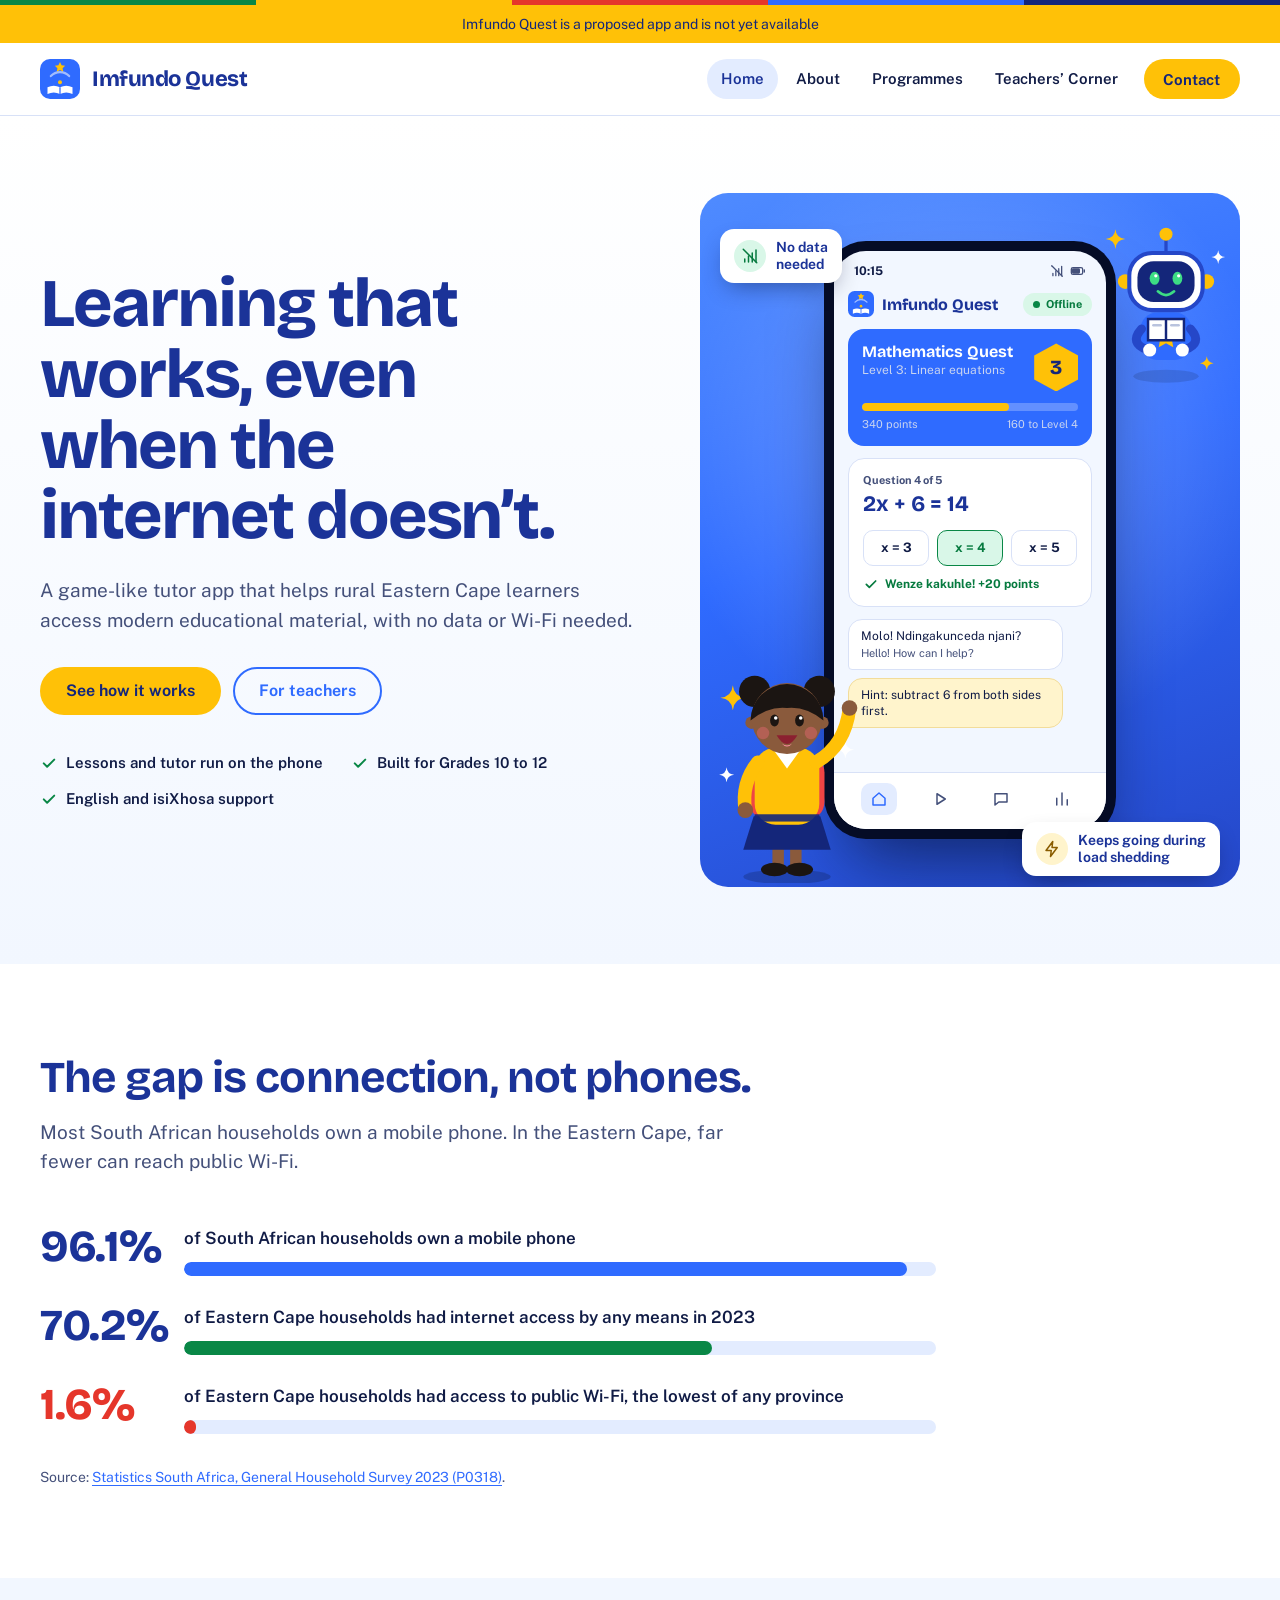
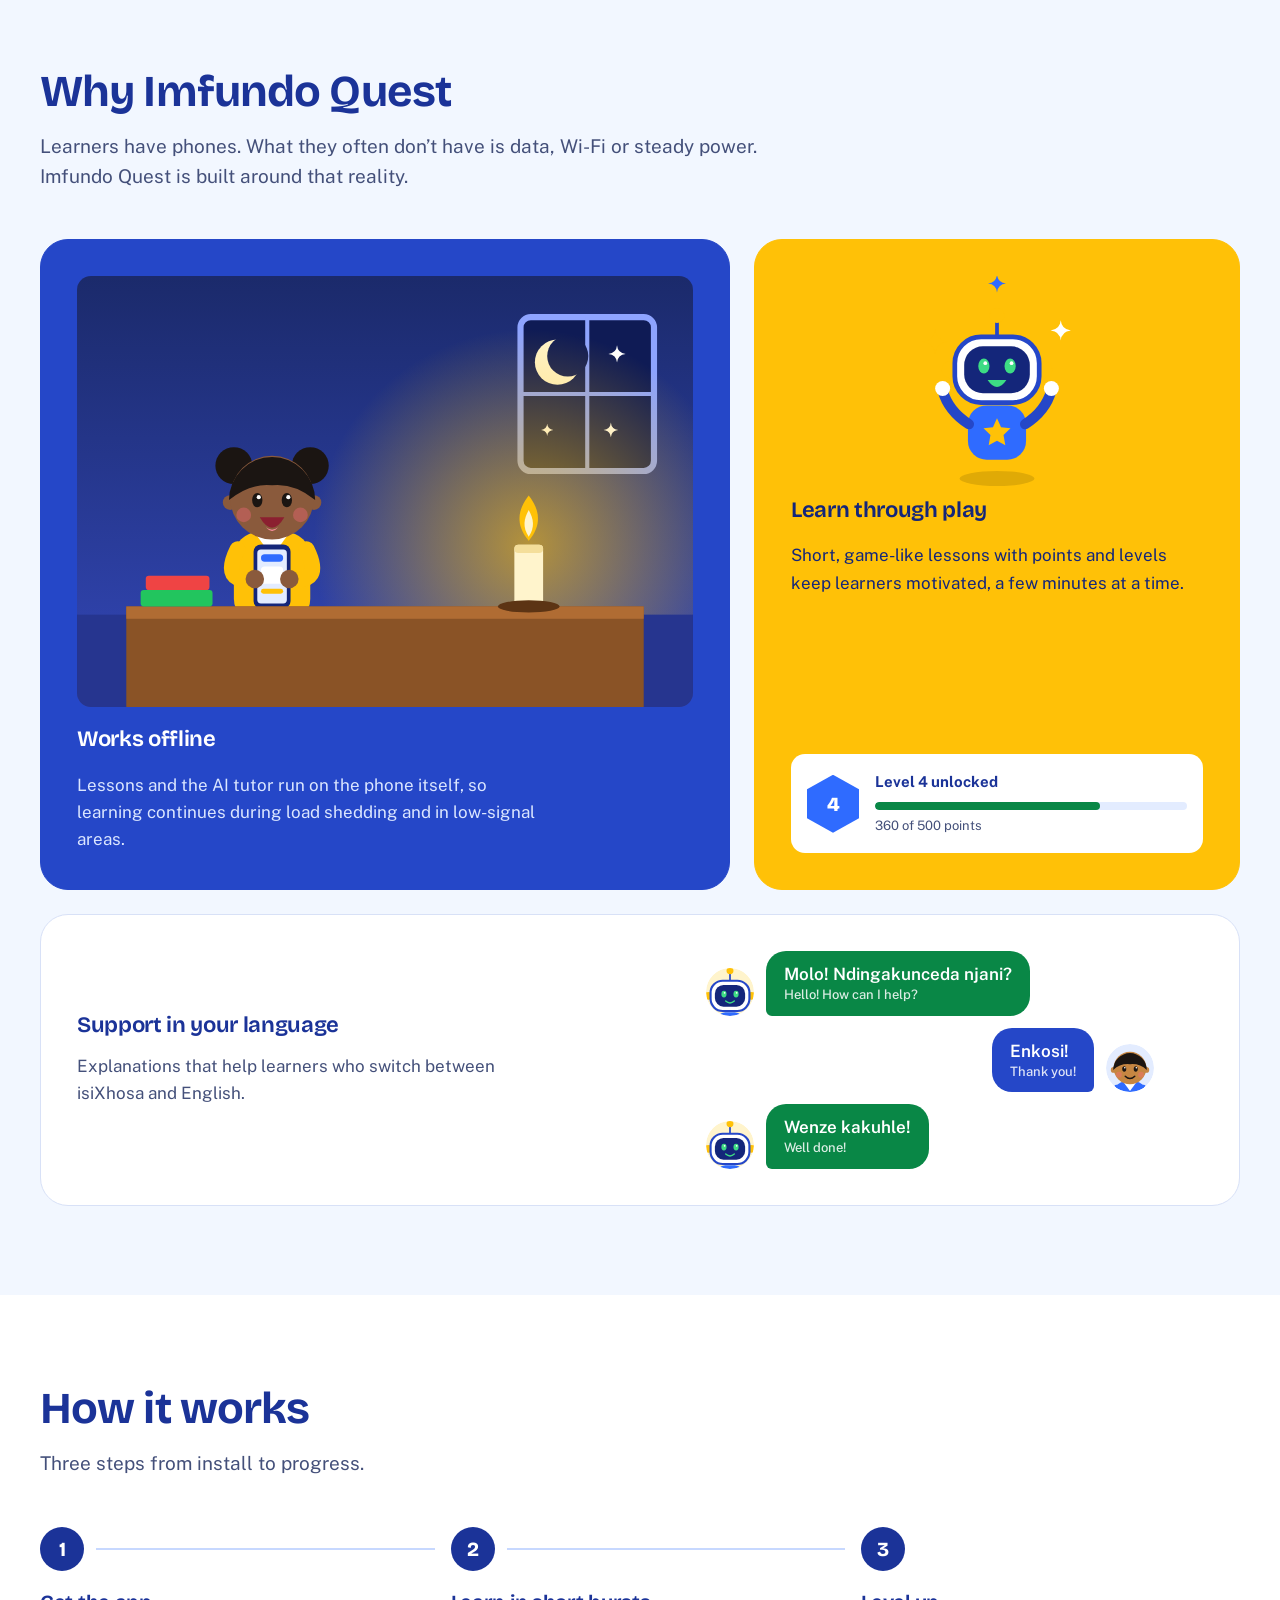
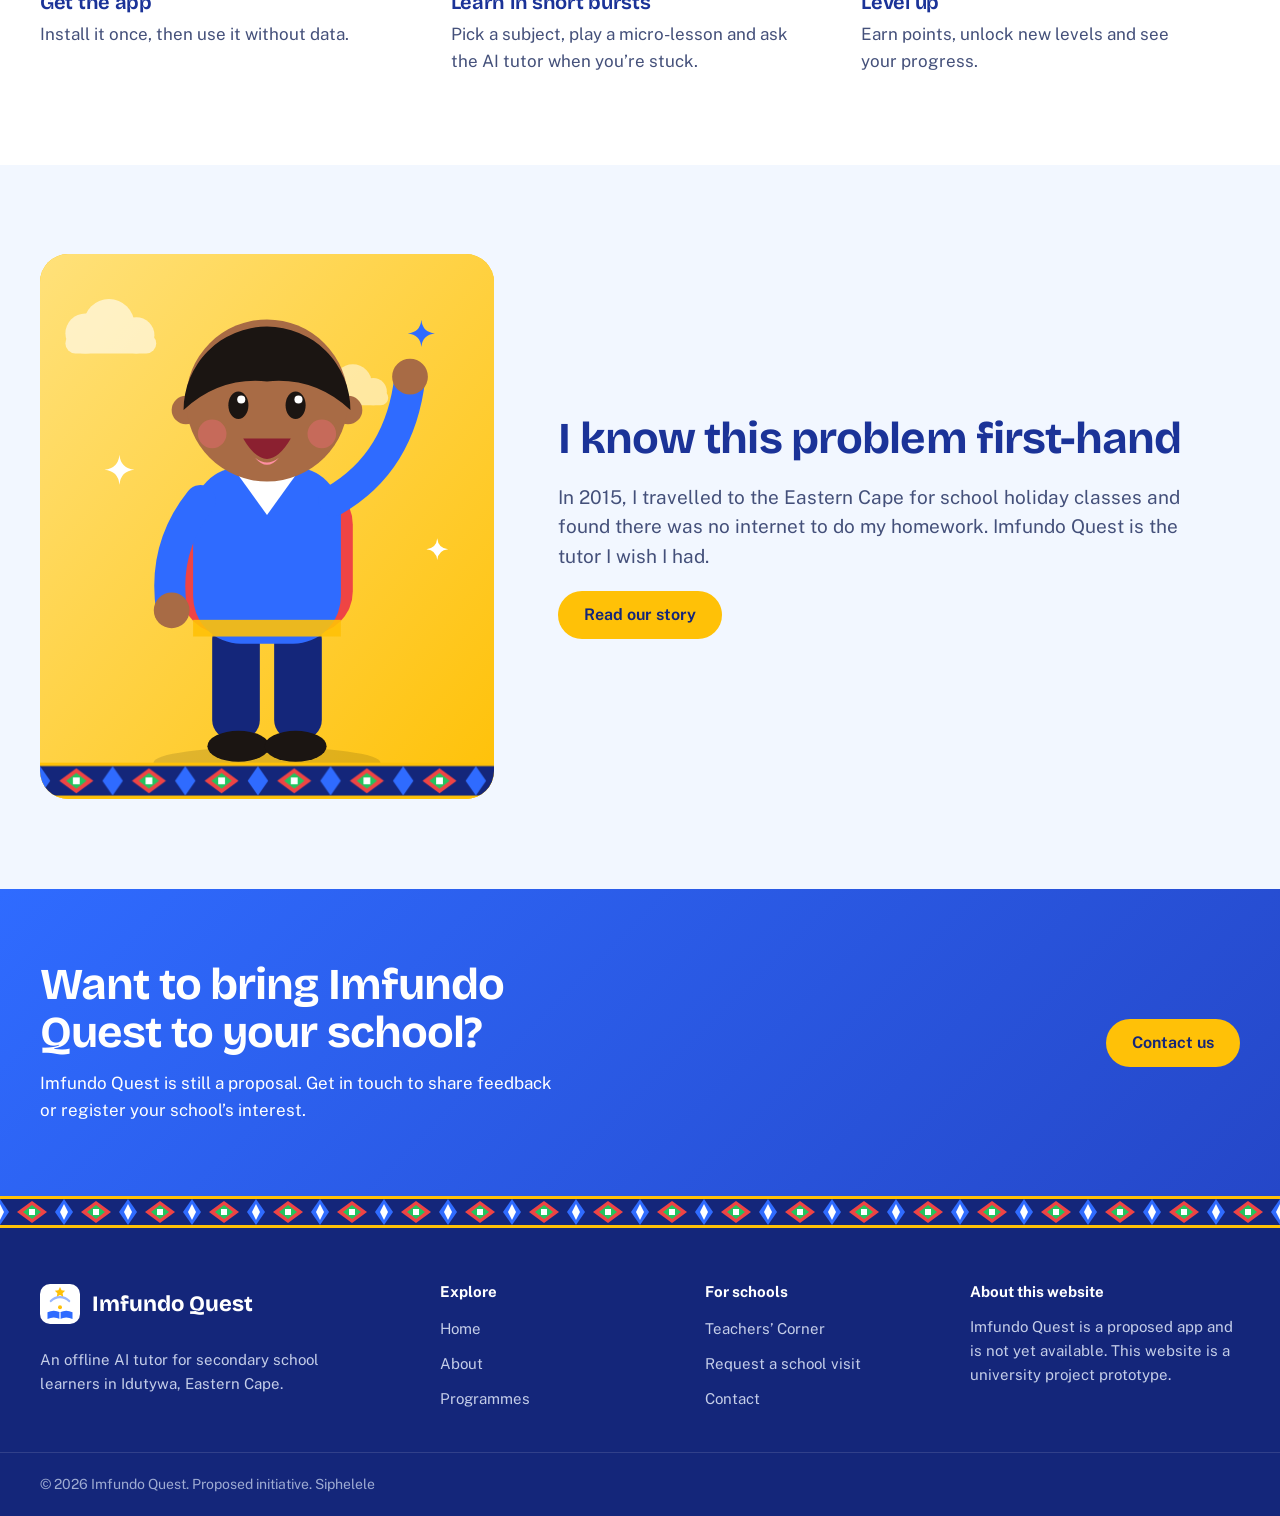
<file: index.html>
<!doctype html>
<html lang="en">
<head>
  <meta charset="utf-8">
  <meta name="viewport" content="width=device-width, initial-scale=1">
  <title>Imfundo Quest | Offline learning for Idutywa</title>
  <meta name="description" content="Imfundo Quest is a proposed game-like tutor app that helps rural Eastern Cape learners study with no data or Wi-Fi needed. University project prototype.">
  <meta name="theme-color" content="#0e1f52">
  <link rel="icon" type="image/svg+xml" href="assets/img/logo-mark.svg">
  <link rel="stylesheet" href="assets/css/styles.css">
</head>
<body>
<a class="skip-link" href="#main">Skip to main content</a>
<div class="flag-line" aria-hidden="true"></div>
<div class="banner" role="note">Imfundo Quest is a proposed app and is not yet available</div>
<header class="site-header">
  <div class="container header-inner">
    <a class="brand" href="index.html"><img src="assets/img/logo-mark.svg" alt="" width="40" height="40">Imfundo Quest</a>
    <button class="nav-toggle" type="button" aria-expanded="false" aria-controls="site-nav" aria-label="Menu"><svg width="24" height="24" viewBox="0 0 24 24" fill="none" stroke="currentColor" stroke-width="2" stroke-linecap="round" stroke-linejoin="round" aria-hidden="true" focusable="false"><path d="M4 7h16M4 12h16M4 17h16"/></svg></button>
    <nav aria-label="Main">
      <div class="nav" id="site-nav">
          <a class="nav-link" href="index.html" aria-current="page">Home</a>
          <a class="nav-link" href="about.html">About</a>
          <a class="nav-link" href="programmes.html">Programmes</a>
          <a class="nav-link" href="teachers.html">Teachers’ Corner</a>
          <a class="btn btn--primary btn--sm" href="contact.html">Contact</a>
      </div>
    </nav>
  </div>
</header>
<main id="main">

<section class="hero">
  <div class="container hero-grid">
    <div class="hero-copy">
      <h1>Learning that works, even when the internet doesn&rsquo;t.</h1>
      <p class="lead">A game-like tutor app that helps rural Eastern Cape learners access modern educational material, with no data or Wi-Fi needed.</p>
      <div class="btn-row">
        <a class="btn btn--primary" href="#how-it-works">See how it works</a>
        <a class="btn btn--outline" href="teachers.html">For teachers</a>
      </div>
      <ul class="hero-points">
        <li><svg width="18" height="18" viewBox="0 0 24 24" fill="none" stroke="currentColor" stroke-width="2.6" stroke-linecap="round" stroke-linejoin="round" aria-hidden="true" focusable="false"><path d="M5 12.5l4.5 4.5L19 7.5"/></svg>Lessons and tutor run on the phone</li>
        <li><svg width="18" height="18" viewBox="0 0 24 24" fill="none" stroke="currentColor" stroke-width="2.6" stroke-linecap="round" stroke-linejoin="round" aria-hidden="true" focusable="false"><path d="M5 12.5l4.5 4.5L19 7.5"/></svg>Built for Grades 10 to 12</li>
        <li><svg width="18" height="18" viewBox="0 0 24 24" fill="none" stroke="currentColor" stroke-width="2.6" stroke-linecap="round" stroke-linejoin="round" aria-hidden="true" focusable="false"><path d="M5 12.5l4.5 4.5L19 7.5"/></svg>English and isiXhosa support</li>
      </ul>
    </div>
    <div class="hero-stage">
      <div class="phone" role="img" aria-label="Illustration of the Imfundo Quest app: a maths lesson at level 3, an offline badge, a points bar, a correct answer and the AI tutor greeting the learner in isiXhosa and English">
        <div class="phone-screen">
          <div class="ps-status"><span>10:15</span><span style="display:inline-flex;gap:6px;align-items:center"><svg width="14" height="14" viewBox="0 0 24 24" fill="none" stroke="currentColor" stroke-width="2.2" stroke-linecap="round" stroke-linejoin="round" aria-hidden="true" focusable="false"><path d="M5 20v-4M10 20v-8M15 20V8M20 20V4"/><path d="M3 3l18 18"/></svg><svg width="16" height="16" viewBox="0 0 24 24" fill="none" stroke="currentColor" stroke-width="2" stroke-linecap="round" stroke-linejoin="round" aria-hidden="true" focusable="false"><rect x="2" y="7" width="17" height="10" rx="2.5"/><path d="M21.5 10.5v3"/><rect x="4" y="9" width="10" height="6" rx="1" fill="currentColor"/></svg></span></div>
          <div class="ps-head"><span class="ps-brand"><img src="assets/img/logo-mark.svg" alt="" width="26" height="26">Imfundo Quest</span><span class="ps-offline">Offline</span></div>
          <div class="ps-lesson">
            <div><div class="ps-lesson-title">Mathematics Quest</div><div class="ps-lesson-sub">Level 3: Linear equations</div></div>
            <span class="ps-badge">3</span>
            <div class="ps-bar"><div class="ps-track"><span class="ps-fill"></span></div><div class="ps-points"><span>340 points</span><span>160 to Level 4</span></div></div>
          </div>
          <div class="ps-question">
            <div class="ps-q-label">Question 4 of 5</div>
            <div class="ps-q-text">2x + 6 = 14</div>
            <div class="ps-options"><span class="ps-option">x = 3</span><span class="ps-option ps-option--right">x = 4</span><span class="ps-option">x = 5</span></div>
            <div class="ps-feedback"><svg width="16" height="16" viewBox="0 0 24 24" fill="none" stroke="currentColor" stroke-width="2.6" stroke-linecap="round" stroke-linejoin="round" aria-hidden="true" focusable="false"><path d="M5 12.5l4.5 4.5L19 7.5"/></svg> Wenze kakuhle! +20 points</div>
          </div>
          <div class="ps-tutor">
            <div class="ps-bubble">Molo! Ndingakunceda njani?<small>Hello! How can I help?</small></div>
            <div class="ps-bubble ps-bubble--hint">Hint: subtract 6 from both sides first.</div>
          </div>
          <div class="ps-nav"><span class="is-active"><svg width="18" height="18" viewBox="0 0 24 24" fill="none" stroke="currentColor" stroke-width="2" stroke-linecap="round" stroke-linejoin="round" aria-hidden="true" focusable="false"><path d="M4 11l8-7 8 7v9H4z"/></svg></span><span><svg width="18" height="18" viewBox="0 0 24 24" fill="none" stroke="currentColor" stroke-width="2" stroke-linecap="round" stroke-linejoin="round" aria-hidden="true" focusable="false"><path d="M8 5l11 7-11 7z"/></svg></span><span><svg width="18" height="18" viewBox="0 0 24 24" fill="none" stroke="currentColor" stroke-width="2" stroke-linecap="round" stroke-linejoin="round" aria-hidden="true" focusable="false"><path d="M4 5h16v11H9l-5 4z"/></svg></span><span><svg width="18" height="18" viewBox="0 0 24 24" fill="none" stroke="currentColor" stroke-width="2" stroke-linecap="round" stroke-linejoin="round" aria-hidden="true" focusable="false"><path d="M5 20V11M12 20V4M19 20v-7"/></svg></span></div>
        </div>
      </div>
      <img class="hero-char hero-char--learner" src="assets/img/char-learner-wave.svg" alt="A cartoon learner in a school uniform waving hello" width="144" height="218">
      <img class="hero-char hero-char--robot" src="assets/img/char-robot-float.svg" alt="A friendly cartoon tutor robot holding a book" width="152" height="212">

      <div class="chip chip--top"><span class="chip-icon"><svg width="18" height="18" viewBox="0 0 24 24" fill="none" stroke="currentColor" stroke-width="2" stroke-linecap="round" stroke-linejoin="round" aria-hidden="true" focusable="false"><path d="M5 20v-4M10 20v-8M15 20V8M20 20V4"/><path d="M3 3l18 18"/></svg></span><span>No data<br>needed</span></div>
      <div class="chip chip--bottom"><span class="chip-icon"><svg width="18" height="18" viewBox="0 0 24 24" fill="none" stroke="currentColor" stroke-width="2" stroke-linecap="round" stroke-linejoin="round" aria-hidden="true" focusable="false"><path d="M13 2L4 14h7l-1 8 9-12h-7z"/></svg></span><span>Keeps going during<br>load shedding</span></div>
    </div>
  </div>
</section>

<section class="section" aria-labelledby="gap-title">
  <div class="container">
    <div class="section-head">
      <h2 id="gap-title">The gap is connection, not phones.</h2>
      <p class="lead">Most South African households own a mobile phone. In the Eastern Cape, far fewer can reach public Wi-Fi.</p>
    </div>
    <div class="stat-bars">
      <div class="stat-row">
        <div class="stat-value">96.1%</div>
        <div>
          <p class="stat-text">of South African households own a mobile phone</p>
          <div class="stat-track" aria-hidden="true"><span class="stat-fill" style="--v:96.1%"></span></div>
        </div>
      </div>
      <div class="stat-row">
        <div class="stat-value">70.2%</div>
        <div>
          <p class="stat-text">of Eastern Cape households had internet access by any means in 2023</p>
          <div class="stat-track" aria-hidden="true"><span class="stat-fill stat-fill--green" style="--v:70.2%"></span></div>
        </div>
      </div>
      <div class="stat-row stat-row--gap">
        <div class="stat-value">1.6%</div>
        <div>
          <p class="stat-text">of Eastern Cape households had access to public Wi-Fi, the lowest of any province</p>
          <div class="stat-track" aria-hidden="true"><span class="stat-fill stat-fill--red" style="--v:1.6%"></span></div>
        </div>
      </div>
    </div>
    <p class="stat-source">Source: <a href="https://www.statssa.gov.za/publications/P0318/P03182023.pdf" target="_blank" rel="noopener">Statistics South Africa, General Household Survey 2023 (P0318)<span class="visually-hidden"> (opens in a new tab)</span></a>.</p>
  </div>
</section>

<section class="section section--tint" aria-labelledby="why-title">
  <div class="container">
    <div class="section-head">
      <h2 id="why-title">Why Imfundo Quest</h2>
      <p class="lead">Learners have phones. What they often don&rsquo;t have is data, Wi-Fi or steady power. Imfundo Quest is built around that reality.</p>
    </div>
    <div class="bento">
      <article class="bento-card bento-card--offline">
        <div class="bento-art"><img src="assets/img/scene-load-shedding.svg" alt="A cartoon learner studying a lesson on a phone by candlelight during load shedding" width="600" height="420" loading="lazy"></div>
        <h3>Works offline</h3>
        <p>Lessons and the AI tutor run on the phone itself, so learning continues during load shedding and in low-signal areas.</p>
      </article>
      <article class="bento-card bento-card--play">
        <img class="play-art" src="assets/img/char-robot-cheer.svg" alt="A cartoon tutor robot cheering with both arms up" width="160" height="224" loading="lazy">
        <h3>Learn through play</h3>
        <p>Short, game-like lessons with points and levels keep learners motivated, a few minutes at a time.</p>
        <div class="play-demo" aria-hidden="true">
          <span class="ps-badge">4</span>
          <div class="play-demo-body">
            <div class="play-demo-title">Level 4 unlocked</div>
            <div class="ps-track"><span class="ps-fill"></span></div>
            <div class="play-demo-meta">360 of 500 points</div>
          </div>
        </div>
      </article>
      <article class="bento-card bento-card--language">
        <div class="stack">
          <h3>Support in your language</h3>
          <p>Explanations that help learners who switch between isiXhosa and English.</p>
        </div>
        <div class="bubbles bubbles--wide" aria-hidden="true">
          <div class="bubble-row"><img class="avatar" src="assets/img/avatar-robot.svg" alt="" width="48" height="48"><div class="bubble">Molo! Ndingakunceda njani?<small>Hello! How can I help?</small></div></div>
          <div class="bubble-row bubble-row--right"><img class="avatar" src="assets/img/avatar-learner.svg" alt="" width="48" height="48"><div class="bubble bubble--en">Enkosi!<small>Thank you!</small></div></div>
          <div class="bubble-row"><img class="avatar" src="assets/img/avatar-robot.svg" alt="" width="48" height="48"><div class="bubble">Wenze kakuhle!<small>Well done!</small></div></div>
        </div>
      </article>
    </div>
  </div>
</section>

<section class="section" id="how-it-works" aria-labelledby="how-title">
  <div class="container">
    <div class="section-head">
      <h2 id="how-title">How it works</h2>
      <p class="lead">Three steps from install to progress.</p>
    </div>
    <ol class="steps">
      <li class="step"><h3>Get the app</h3><p>Install it once, then use it without data.</p></li>
      <li class="step"><h3>Learn in short bursts</h3><p>Pick a subject, play a micro-lesson and ask the AI tutor when you&rsquo;re stuck.</p></li>
      <li class="step"><h3>Level up</h3><p>Earn points, unlock new levels and see your progress.</p></li>
    </ol>
  </div>
</section>

<section class="section section--tint" aria-labelledby="founder-title">
  <div class="container founder">
    <div>
      <div class="founder-photo"><img src="assets/img/founder-cartoon.svg" alt="Illustration of a friendly cartoon student waving, standing in for the founder" width="400" height="480" loading="lazy"></div>
    </div>
    <div class="founder-text">
      <h2 id="founder-title">I know this problem first-hand</h2>
      <p class="lead">In 2015, I travelled to the Eastern Cape for school holiday classes and found there was no internet to do my homework. Imfundo Quest is the tutor I wish I had.</p>
      <a class="btn btn--primary" href="about.html#story">Read our story</a>
    </div>
  </div>
</section>

<section class="cta-band">
  <div class="container cta-inner">
    <div>
      <h2>Want to bring Imfundo Quest to your school?</h2>
      <p>Imfundo Quest is still a proposal. Get in touch to share feedback or register your school&rsquo;s interest.</p>
    </div>
    <a class="btn btn--primary" href="contact.html">Contact us</a>
  </div>
</section>

</main>
<div class="pattern-band" aria-hidden="true"></div>
<footer class="site-footer">
  <div class="container footer-grid">
    <div>
      <a class="footer-brand" href="index.html"><img src="assets/img/logo-mark-on-dark.svg" alt="" width="40" height="40">Imfundo Quest</a>
      <p class="footer-about">An offline AI tutor for secondary school learners in Idutywa, Eastern Cape.</p>
    </div>
    <div>
      <h2 class="footer-title">Explore</h2>
      <ul class="footer-list">
        <li><a href="index.html">Home</a></li>
        <li><a href="about.html">About</a></li>
        <li><a href="programmes.html">Programmes</a></li>
      </ul>
    </div>
    <div>
      <h2 class="footer-title">For schools</h2>
      <ul class="footer-list">
        <li><a href="teachers.html">Teachers&rsquo; Corner</a></li>
        <li><a href="teachers.html#visit">Request a school visit</a></li>
        <li><a href="contact.html">Contact</a></li>
      </ul>
    </div>
    <div>
      <h2 class="footer-title">About this website</h2>
      <p class="footer-note">Imfundo Quest is a proposed app and is not yet available. This website is a university project prototype.</p>
    </div>
  </div>
  <div class="footer-bottom">
    <div class="container">&copy; 2026 Imfundo Quest. Proposed initiative. Siphelele</div>
  </div>
</footer>
<script src="assets/js/main.js"></script>
</body>
</html>
</file>
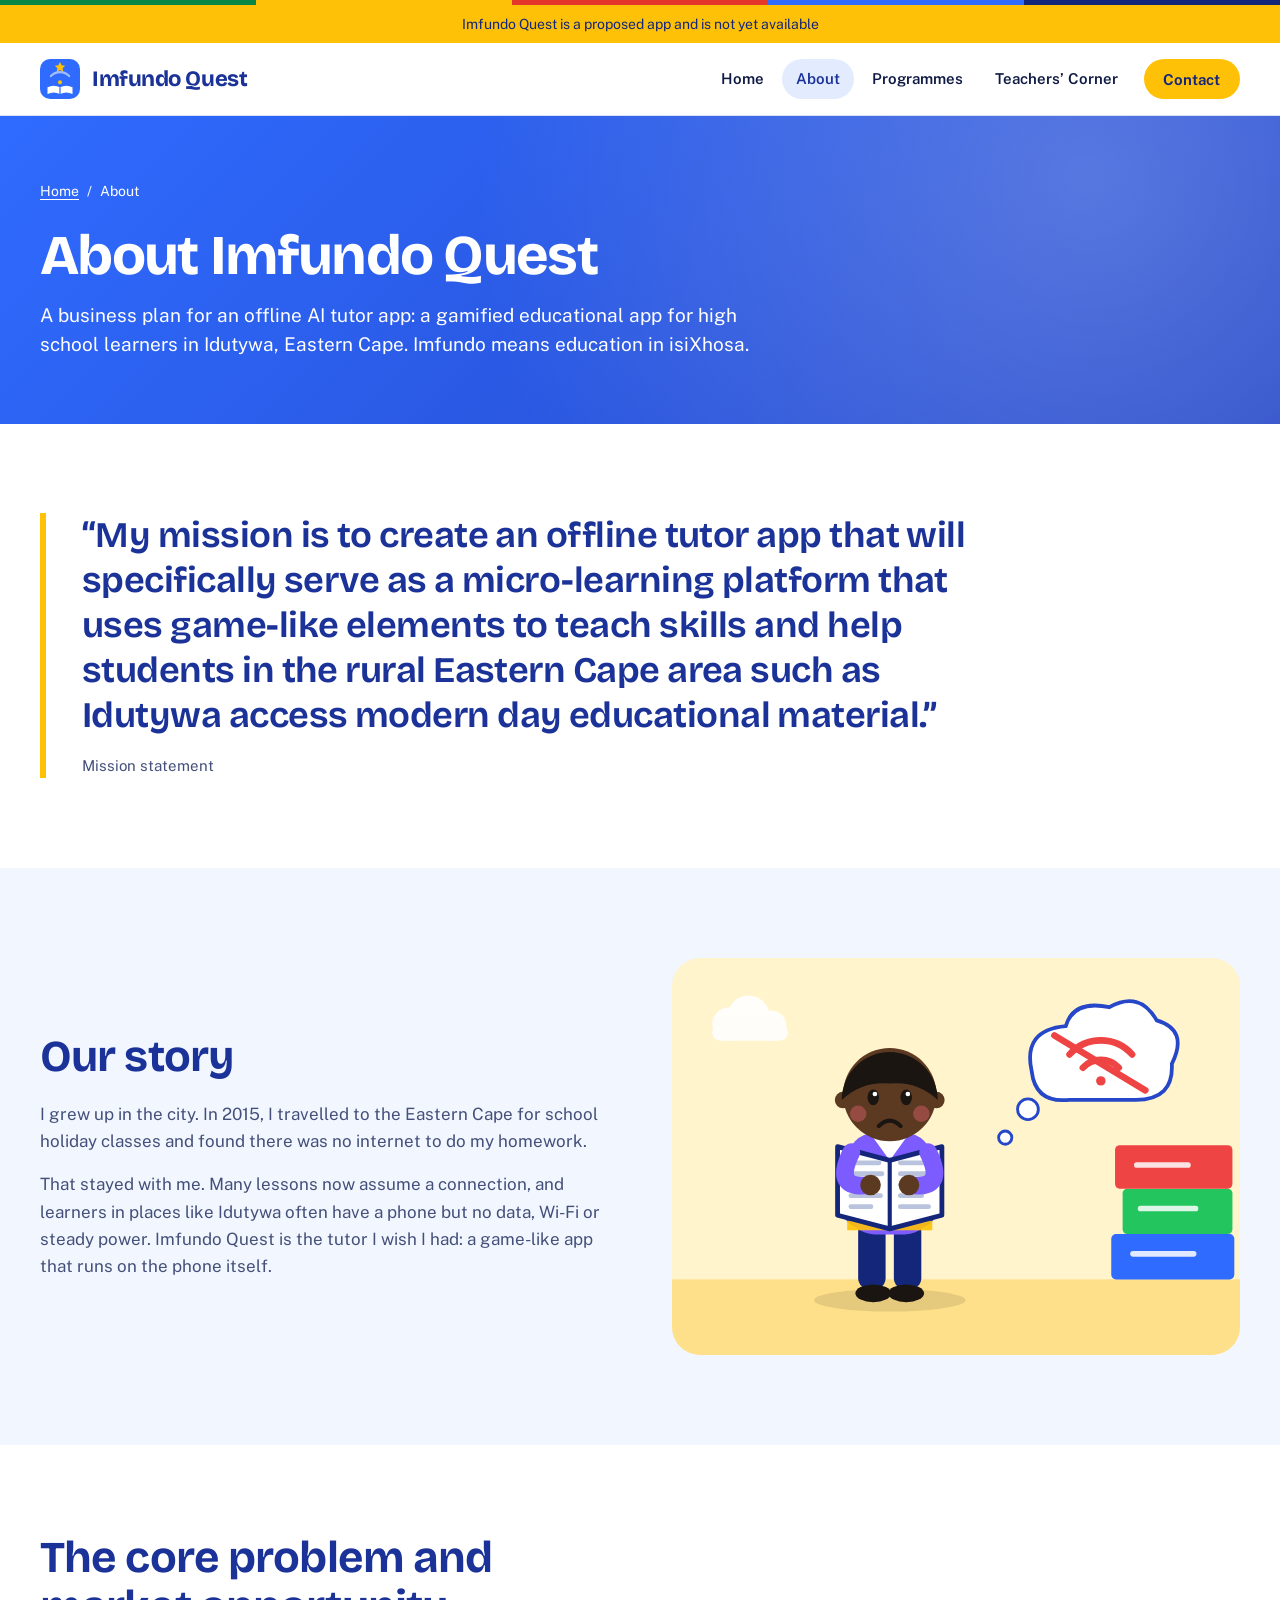
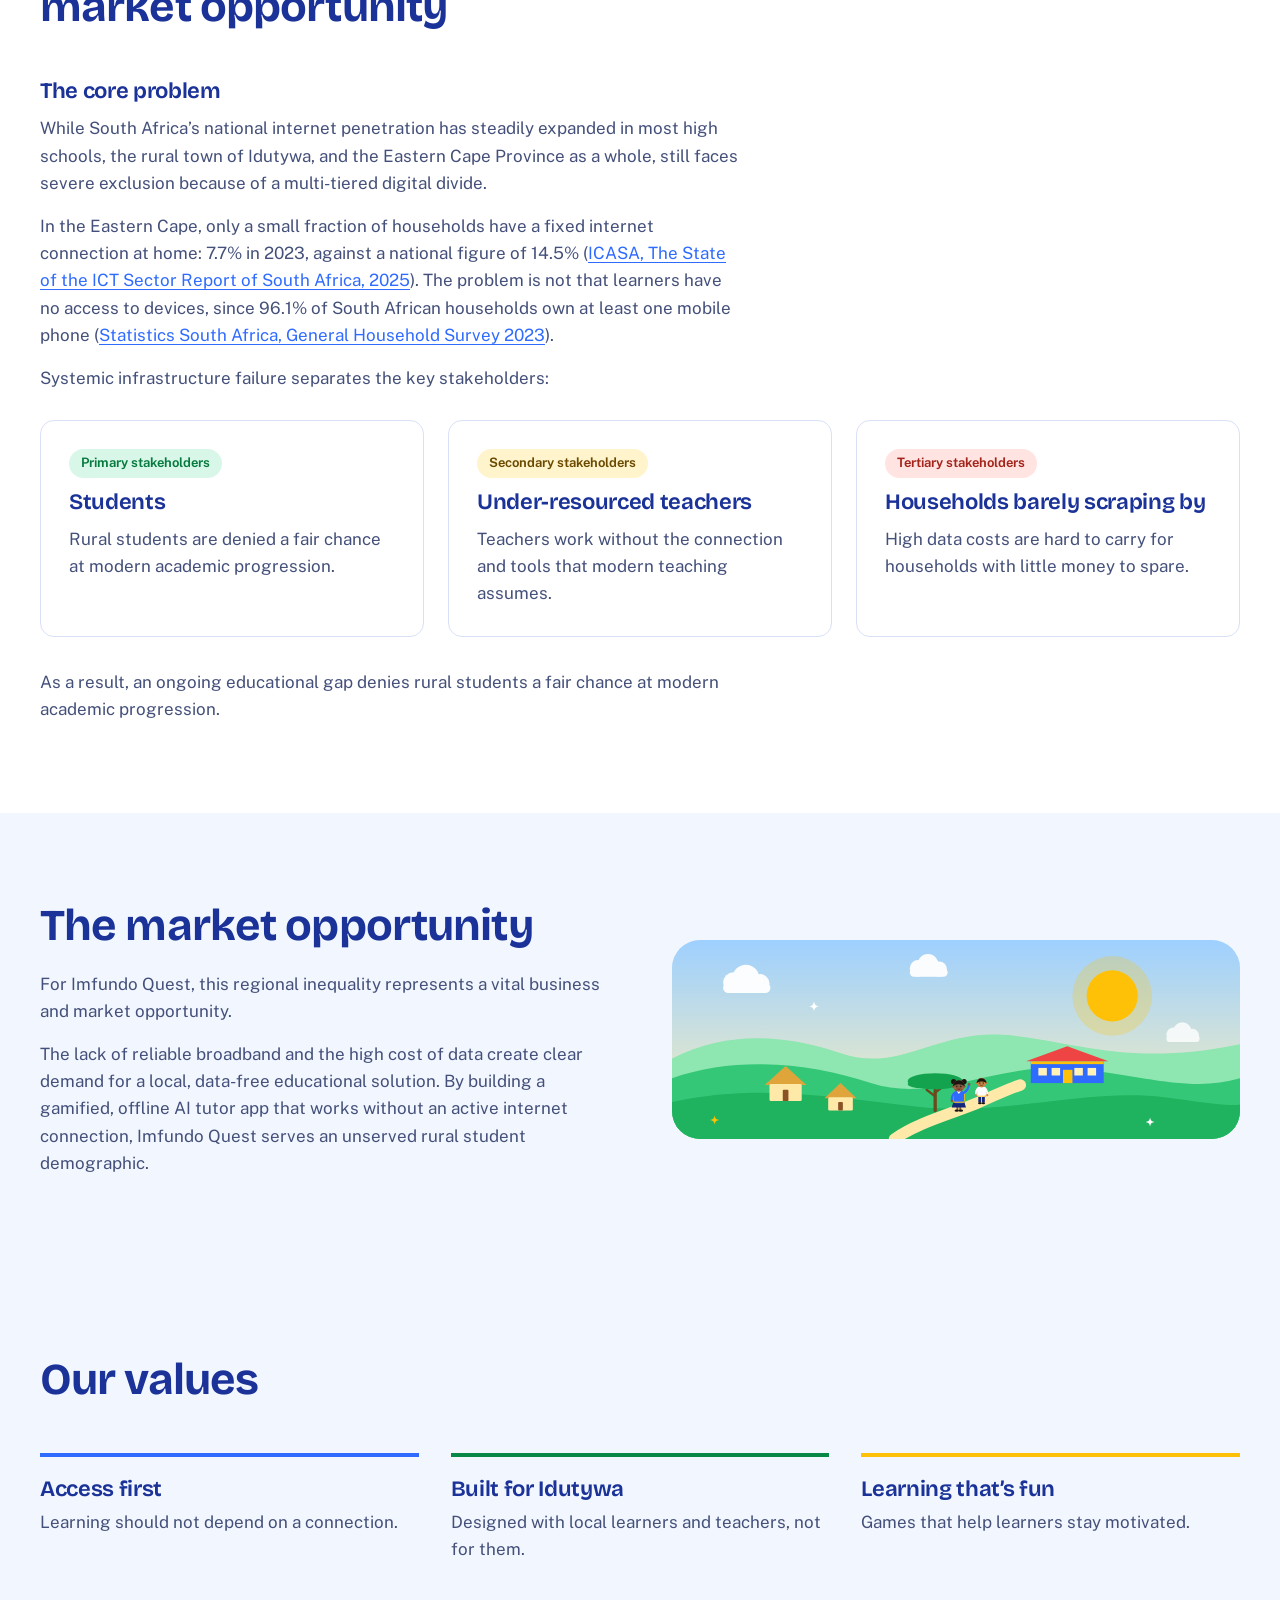
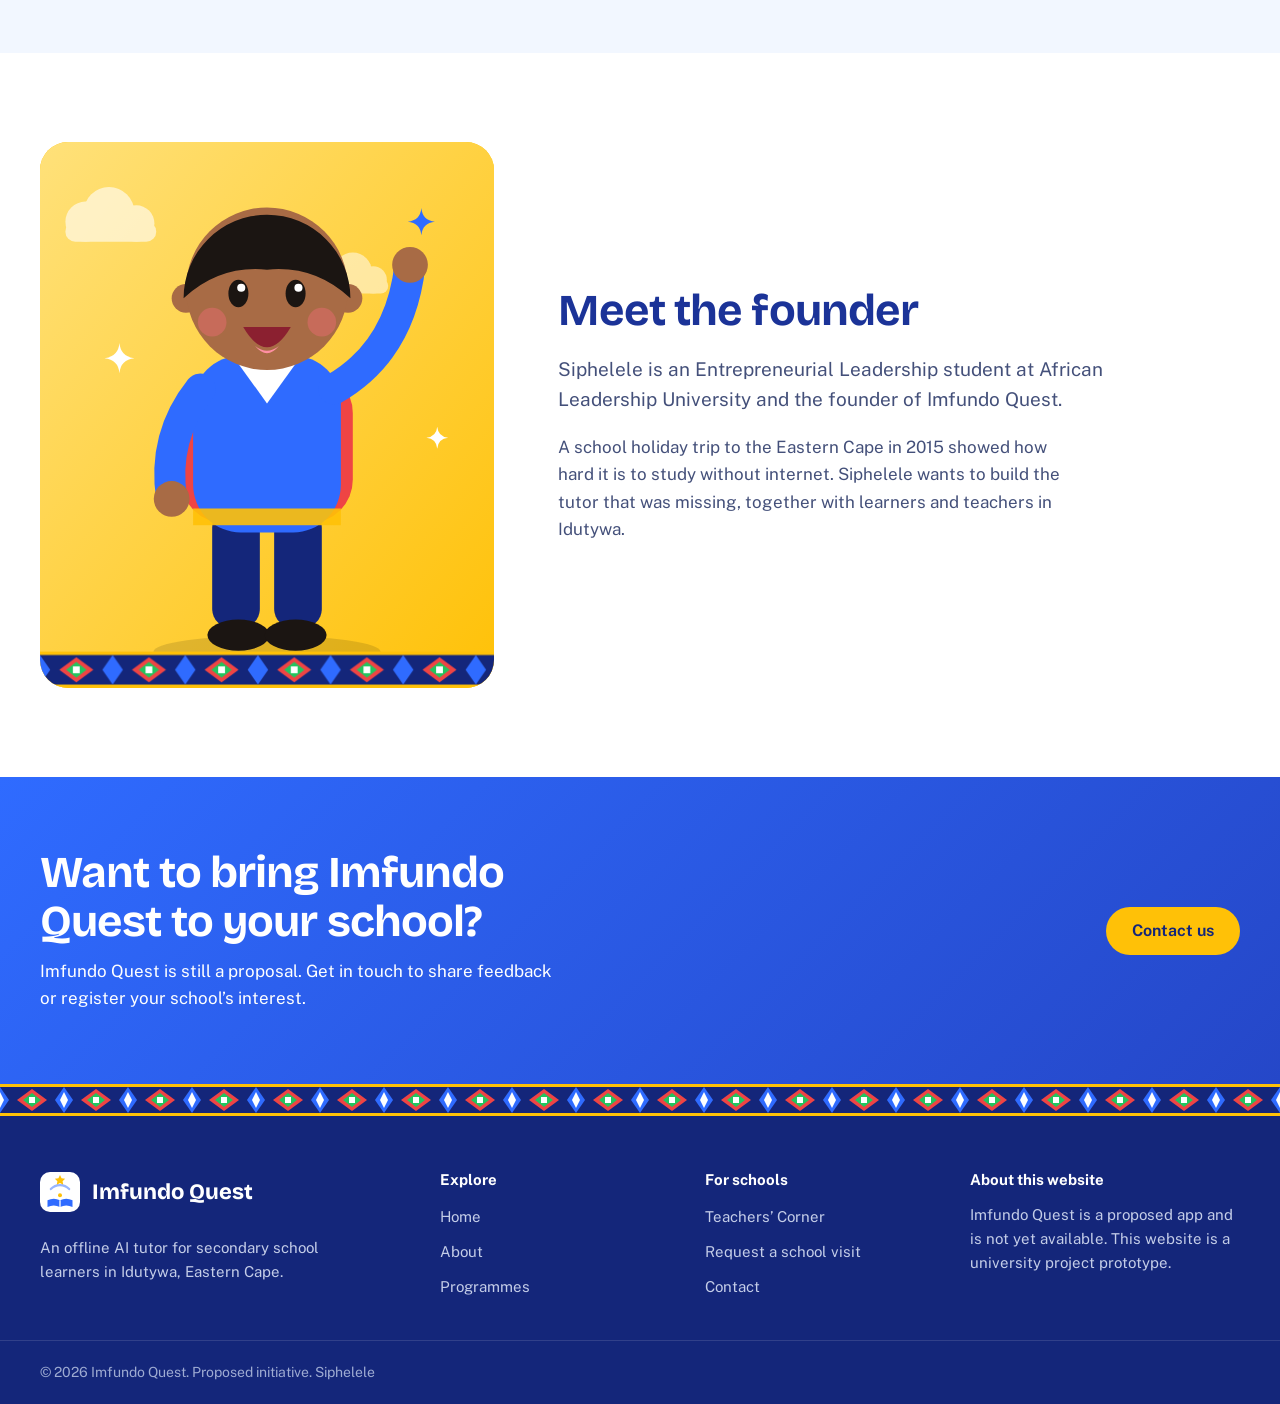
<file: about.html>
<!doctype html>
<html lang="en">
<head>
  <meta charset="utf-8">
  <meta name="viewport" content="width=device-width, initial-scale=1">
  <title>About | Imfundo Quest</title>
  <meta name="description" content="The story and mission behind Imfundo Quest, a proposed offline tutor app for rural learners in Idutywa, Eastern Cape.">
  <meta name="theme-color" content="#0e1f52">
  <link rel="icon" type="image/svg+xml" href="assets/img/logo-mark.svg">
  <link rel="stylesheet" href="assets/css/styles.css">
</head>
<body>
<a class="skip-link" href="#main">Skip to main content</a>
<div class="flag-line" aria-hidden="true"></div>
<div class="banner" role="note">Imfundo Quest is a proposed app and is not yet available</div>
<header class="site-header">
  <div class="container header-inner">
    <a class="brand" href="index.html"><img src="assets/img/logo-mark.svg" alt="" width="40" height="40">Imfundo Quest</a>
    <button class="nav-toggle" type="button" aria-expanded="false" aria-controls="site-nav" aria-label="Menu"><svg width="24" height="24" viewBox="0 0 24 24" fill="none" stroke="currentColor" stroke-width="2" stroke-linecap="round" stroke-linejoin="round" aria-hidden="true" focusable="false"><path d="M4 7h16M4 12h16M4 17h16"/></svg></button>
    <nav aria-label="Main">
      <div class="nav" id="site-nav">
          <a class="nav-link" href="index.html">Home</a>
          <a class="nav-link" href="about.html" aria-current="page">About</a>
          <a class="nav-link" href="programmes.html">Programmes</a>
          <a class="nav-link" href="teachers.html">Teachers’ Corner</a>
          <a class="btn btn--primary btn--sm" href="contact.html">Contact</a>
      </div>
    </nav>
  </div>
</header>
<section class="page-hero">
  <div class="container">
    <nav class="breadcrumb" aria-label="Breadcrumb"><a href="index.html">Home</a><span aria-hidden="true">/</span><span>About</span></nav>
    <h1>About Imfundo Quest</h1>
    <p class="lead">A business plan for an offline AI tutor app: a gamified educational app for high school learners in Idutywa, Eastern Cape. Imfundo means education in isiXhosa.</p>
  </div>
</section>
<main id="main">

<section class="section" aria-label="Mission statement">
  <div class="container">
    <figure class="quote" style="margin:0">
      <blockquote style="margin:0"><p>&ldquo;My mission is to create an offline tutor app that will specifically serve as a micro-learning platform that uses game-like elements to teach skills and help students in the rural Eastern Cape area such as Idutywa access modern day educational material.&rdquo;</p></blockquote>
      <footer>Mission statement</footer>
    </figure>
  </div>
</section>

<section class="section section--tint" id="story" aria-labelledby="story-title">
  <div class="container split">
    <div class="prose">
      <h2 id="story-title" style="margin-bottom:1.25rem">Our story</h2>
      <p>I grew up in the city. In 2015, I travelled to the Eastern Cape for school holiday classes and found there was no internet to do my homework.</p>
      <p>That stayed with me. Many lessons now assume a connection, and learners in places like Idutywa often have a phone but no data, Wi-Fi or steady power. Imfundo Quest is the tutor I wish I had: a game-like app that runs on the phone itself.</p>
    </div>
    <div class="media"><img src="assets/img/story-textbooks.svg" alt="A puzzled cartoon learner holding an old textbook with no pictures, with a no-internet sign above" width="600" height="420" loading="lazy"></div>
  </div>
</section>

<section class="section" id="problem" aria-labelledby="problem-title">
  <div class="container">
    <div class="section-head">
      <h2 id="problem-title">The core problem and market opportunity</h2>
    </div>
    <div class="prose prose--wide">
      <h3>The core problem</h3>
      <p>While South Africa&rsquo;s national internet penetration has steadily expanded in most high schools, the rural town of Idutywa, and the Eastern Cape Province as a whole, still faces severe exclusion because of a multi-tiered digital divide.</p>
      <p>In the Eastern Cape, only a small fraction of households have a fixed internet connection at home: 7.7% in 2023, against a national figure of 14.5% (<a href="https://www.icasa.org.za/uploads/files/The-State-of-the-ICT-Sector-Report-of-South-Africa-2025.pdf" target="_blank" rel="noopener">ICASA, The State of the ICT Sector Report of South Africa, 2025<span class="visually-hidden"> (opens in a new tab)</span></a>). The problem is not that learners have no access to devices, since 96.1% of South African households own at least one mobile phone (<a href="https://www.statssa.gov.za/publications/P0318/P03182023.pdf" target="_blank" rel="noopener">Statistics South Africa, General Household Survey 2023<span class="visually-hidden"> (opens in a new tab)</span></a>).</p>
      <p>Systemic infrastructure failure separates the key stakeholders:</p>
    </div>
    <div class="card-grid stakeholders">
      <article class="card"><span class="tag tag--green">Primary stakeholders</span><h3>Students</h3><p>Rural students are denied a fair chance at modern academic progression.</p></article>
      <article class="card"><span class="tag">Secondary stakeholders</span><h3>Under-resourced teachers</h3><p>Teachers work without the connection and tools that modern teaching assumes.</p></article>
      <article class="card"><span class="tag tag--red">Tertiary stakeholders</span><h3>Households barely scraping by</h3><p>High data costs are hard to carry for households with little money to spare.</p></article>
    </div>
    <div class="prose prose--wide" style="margin-top:2rem">
      <p>As a result, an ongoing educational gap denies rural students a fair chance at modern academic progression.</p>
    </div>
  </div>
</section>

<section class="section section--tint" id="opportunity" aria-labelledby="opportunity-title">
  <div class="container split">
    <div class="prose">
      <h2 id="opportunity-title" style="margin-bottom:1.25rem">The market opportunity</h2>
      <p>For Imfundo Quest, this regional inequality represents a vital business and market opportunity.</p>
      <p>The lack of reliable broadband and the high cost of data create clear demand for a local, data-free educational solution. By building a gamified, offline AI tutor app that works without an active internet connection, Imfundo Quest serves an unserved rural student demographic.</p>
    </div>
    <div class="media"><img src="assets/img/scene-eastern-cape.svg" alt="Cartoon learners walking to a school past round homes and an acacia tree in the rolling green hills of the Eastern Cape" width="1200" height="420" loading="lazy"></div>
  </div>
</section>

<section class="section section--tint" aria-labelledby="values-title">
  <div class="container">
    <div class="section-head">
      <h2 id="values-title">Our values</h2>
    </div>
    <div class="value-list">
      <div class="value"><h3>Access first</h3><p>Learning should not depend on a connection.</p></div>
      <div class="value"><h3>Built for Idutywa</h3><p>Designed with local learners and teachers, not for them.</p></div>
      <div class="value"><h3>Learning that&rsquo;s fun</h3><p>Games that help learners stay motivated.</p></div>
    </div>
  </div>
</section>

<section class="section" id="founder" aria-labelledby="founder-title">
  <div class="container founder">
    <div>
      <div class="founder-photo"><img src="assets/img/founder-cartoon.svg" alt="Illustration of a friendly cartoon student waving, standing in for the founder" width="400" height="480" loading="lazy"></div>
    </div>
    <div class="founder-text">
      <h2 id="founder-title">Meet the founder</h2>
      <p class="lead">Siphelele is an Entrepreneurial Leadership student at African Leadership University and the founder of Imfundo Quest.</p>
      <p>A school holiday trip to the Eastern Cape in 2015 showed how hard it is to study without internet. Siphelele wants to build the tutor that was missing, together with learners and teachers in Idutywa.</p>
    </div>
  </div>
</section>

<section class="cta-band">
  <div class="container cta-inner">
    <div>
      <h2>Want to bring Imfundo Quest to your school?</h2>
      <p>Imfundo Quest is still a proposal. Get in touch to share feedback or register your school&rsquo;s interest.</p>
    </div>
    <a class="btn btn--primary" href="contact.html">Contact us</a>
  </div>
</section>

</main>
<div class="pattern-band" aria-hidden="true"></div>
<footer class="site-footer">
  <div class="container footer-grid">
    <div>
      <a class="footer-brand" href="index.html"><img src="assets/img/logo-mark-on-dark.svg" alt="" width="40" height="40">Imfundo Quest</a>
      <p class="footer-about">An offline AI tutor for secondary school learners in Idutywa, Eastern Cape.</p>
    </div>
    <div>
      <h2 class="footer-title">Explore</h2>
      <ul class="footer-list">
        <li><a href="index.html">Home</a></li>
        <li><a href="about.html">About</a></li>
        <li><a href="programmes.html">Programmes</a></li>
      </ul>
    </div>
    <div>
      <h2 class="footer-title">For schools</h2>
      <ul class="footer-list">
        <li><a href="teachers.html">Teachers&rsquo; Corner</a></li>
        <li><a href="teachers.html#visit">Request a school visit</a></li>
        <li><a href="contact.html">Contact</a></li>
      </ul>
    </div>
    <div>
      <h2 class="footer-title">About this website</h2>
      <p class="footer-note">Imfundo Quest is a proposed app and is not yet available. This website is a university project prototype.</p>
    </div>
  </div>
  <div class="footer-bottom">
    <div class="container">&copy; 2026 Imfundo Quest. Proposed initiative. Siphelele</div>
  </div>
</footer>
<script src="assets/js/main.js"></script>
</body>
</html>
</file>
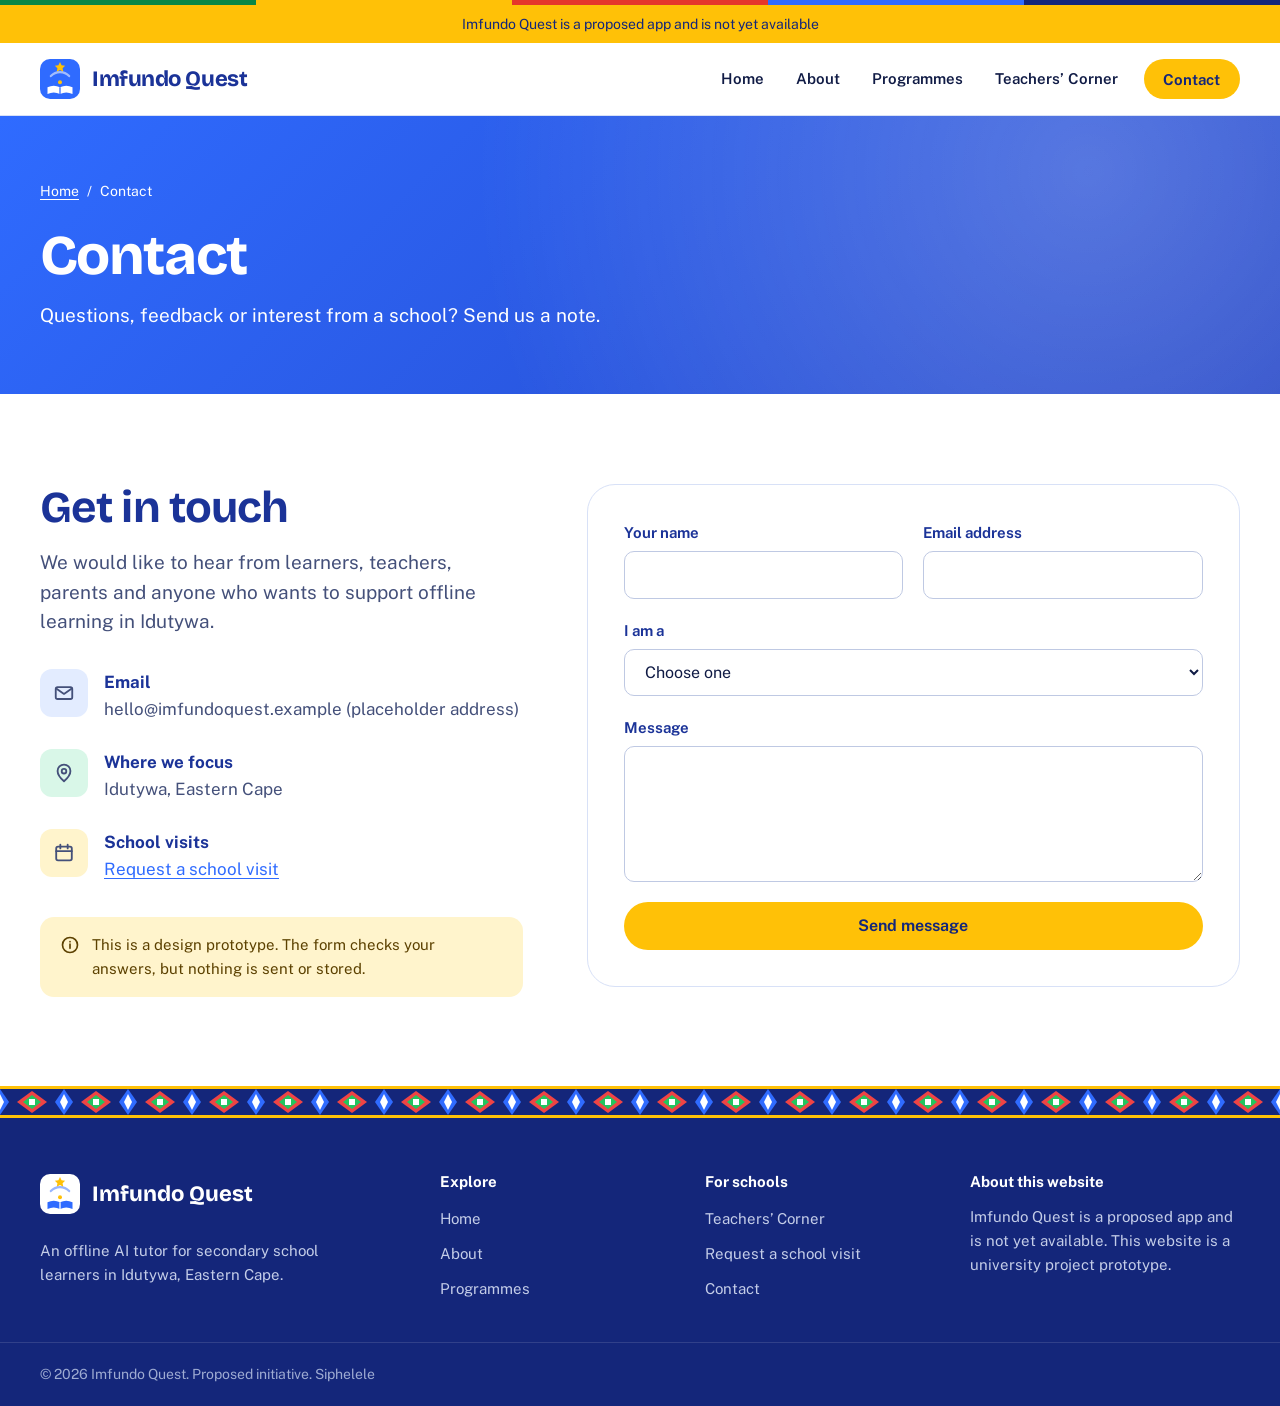
<file: contact.html>
<!doctype html>
<html lang="en">
<head>
  <meta charset="utf-8">
  <meta name="viewport" content="width=device-width, initial-scale=1">
  <title>Contact | Imfundo Quest</title>
  <meta name="description" content="Get in touch with the Imfundo Quest team about feedback, partnerships or school interest. University project prototype.">
  <meta name="theme-color" content="#0e1f52">
  <link rel="icon" type="image/svg+xml" href="assets/img/logo-mark.svg">
  <link rel="stylesheet" href="assets/css/styles.css">
</head>
<body>
<a class="skip-link" href="#main">Skip to main content</a>
<div class="flag-line" aria-hidden="true"></div>
<div class="banner" role="note">Imfundo Quest is a proposed app and is not yet available</div>
<header class="site-header">
  <div class="container header-inner">
    <a class="brand" href="index.html"><img src="assets/img/logo-mark.svg" alt="" width="40" height="40">Imfundo Quest</a>
    <button class="nav-toggle" type="button" aria-expanded="false" aria-controls="site-nav" aria-label="Menu"><svg width="24" height="24" viewBox="0 0 24 24" fill="none" stroke="currentColor" stroke-width="2" stroke-linecap="round" stroke-linejoin="round" aria-hidden="true" focusable="false"><path d="M4 7h16M4 12h16M4 17h16"/></svg></button>
    <nav aria-label="Main">
      <div class="nav" id="site-nav">
          <a class="nav-link" href="index.html">Home</a>
          <a class="nav-link" href="about.html">About</a>
          <a class="nav-link" href="programmes.html">Programmes</a>
          <a class="nav-link" href="teachers.html">Teachers’ Corner</a>
          <a class="btn btn--primary btn--sm" href="contact.html" aria-current="page">Contact</a>
      </div>
    </nav>
  </div>
</header>
<section class="page-hero">
  <div class="container">
    <nav class="breadcrumb" aria-label="Breadcrumb"><a href="index.html">Home</a><span aria-hidden="true">/</span><span>Contact</span></nav>
    <h1>Contact</h1>
    <p class="lead">Questions, feedback or interest from a school? Send us a note.</p>
  </div>
</section>
<main id="main">

<section class="section">
  <div class="container contact-grid">
    <div>
      <h2>Get in touch</h2>
      <p class="lead" style="margin-top:1rem">We would like to hear from learners, teachers, parents and anyone who wants to support offline learning in Idutywa.</p>
      <ul class="contact-list">
        <li><span class="card-icon"><svg width="22" height="22" viewBox="0 0 24 24" fill="none" stroke="currentColor" stroke-width="2" stroke-linecap="round" stroke-linejoin="round" aria-hidden="true" focusable="false"><rect x="3" y="5.5" width="18" height="13" rx="2"/><path d="M3.5 7l8.5 6 8.5-6"/></svg></span><div><strong>Email</strong><span>hello@imfundoquest.example (placeholder address)</span></div></li>
        <li><span class="card-icon card-icon--green"><svg width="22" height="22" viewBox="0 0 24 24" fill="none" stroke="currentColor" stroke-width="2" stroke-linecap="round" stroke-linejoin="round" aria-hidden="true" focusable="false"><path d="M12 21s7-6 7-11.2A7 7 0 005 9.8C5 15 12 21 12 21z"/><circle cx="12" cy="10" r="2.5"/></svg></span><div><strong>Where we focus</strong><span>Idutywa, Eastern Cape</span></div></li>
        <li><span class="card-icon card-icon--gold"><svg width="22" height="22" viewBox="0 0 24 24" fill="none" stroke="currentColor" stroke-width="2" stroke-linecap="round" stroke-linejoin="round" aria-hidden="true" focusable="false"><rect x="3.5" y="5" width="17" height="15" rx="2"/><path d="M3.5 10h17M8 3v4M16 3v4"/></svg></span><div><strong>School visits</strong><span><a href="teachers.html#visit">Request a school visit</a></span></div></li>
      </ul>
      <div class="notice"><svg width="20" height="20" viewBox="0 0 24 24" fill="none" stroke="currentColor" stroke-width="2" stroke-linecap="round" stroke-linejoin="round" aria-hidden="true" focusable="false"><circle cx="12" cy="12" r="9"/><path d="M12 11v5M12 8v.01"/></svg><span>This is a design prototype. The form checks your answers, but nothing is sent or stored.</span></div>
    </div>
    <div class="form-card">
      <form class="form" data-demo-form novalidate>
        <div class="form-row">
          <div class="field"><label for="c-name">Your name</label><input id="c-name" name="name" type="text" autocomplete="name" required></div>
          <div class="field"><label for="c-email">Email address</label><input id="c-email" name="email" type="email" autocomplete="email" required></div>
        </div>
        <div class="field"><label for="c-role">I am a</label>
          <select id="c-role" name="role" required>
            <option value="">Choose one</option>
            <option>Learner</option>
            <option>Teacher</option>
            <option>Parent or guardian</option>
            <option>School leader</option>
            <option>Other</option>
          </select></div>
        <div class="field"><label for="c-msg">Message</label><textarea id="c-msg" name="message" required></textarea></div>
        <button class="btn btn--primary" type="submit">Send message</button>
        <div class="form-status" role="status" tabindex="-1"><svg width="20" height="20" viewBox="0 0 24 24" fill="none" stroke="currentColor" stroke-width="2" stroke-linecap="round" stroke-linejoin="round" aria-hidden="true" focusable="false"><circle cx="12" cy="12" r="9"/><path d="M12 11v5M12 8v.01"/></svg><span>Prototype only: your message was not sent.</span></div>
      </form>
    </div>
  </div>
</section>

</main>
<div class="pattern-band" aria-hidden="true"></div>
<footer class="site-footer">
  <div class="container footer-grid">
    <div>
      <a class="footer-brand" href="index.html"><img src="assets/img/logo-mark-on-dark.svg" alt="" width="40" height="40">Imfundo Quest</a>
      <p class="footer-about">An offline AI tutor for secondary school learners in Idutywa, Eastern Cape.</p>
    </div>
    <div>
      <h2 class="footer-title">Explore</h2>
      <ul class="footer-list">
        <li><a href="index.html">Home</a></li>
        <li><a href="about.html">About</a></li>
        <li><a href="programmes.html">Programmes</a></li>
      </ul>
    </div>
    <div>
      <h2 class="footer-title">For schools</h2>
      <ul class="footer-list">
        <li><a href="teachers.html">Teachers&rsquo; Corner</a></li>
        <li><a href="teachers.html#visit">Request a school visit</a></li>
        <li><a href="contact.html">Contact</a></li>
      </ul>
    </div>
    <div>
      <h2 class="footer-title">About this website</h2>
      <p class="footer-note">Imfundo Quest is a proposed app and is not yet available. This website is a university project prototype.</p>
    </div>
  </div>
  <div class="footer-bottom">
    <div class="container">&copy; 2026 Imfundo Quest. Proposed initiative. Siphelele</div>
  </div>
</footer>
<script src="assets/js/main.js"></script>
</body>
</html>
</file>
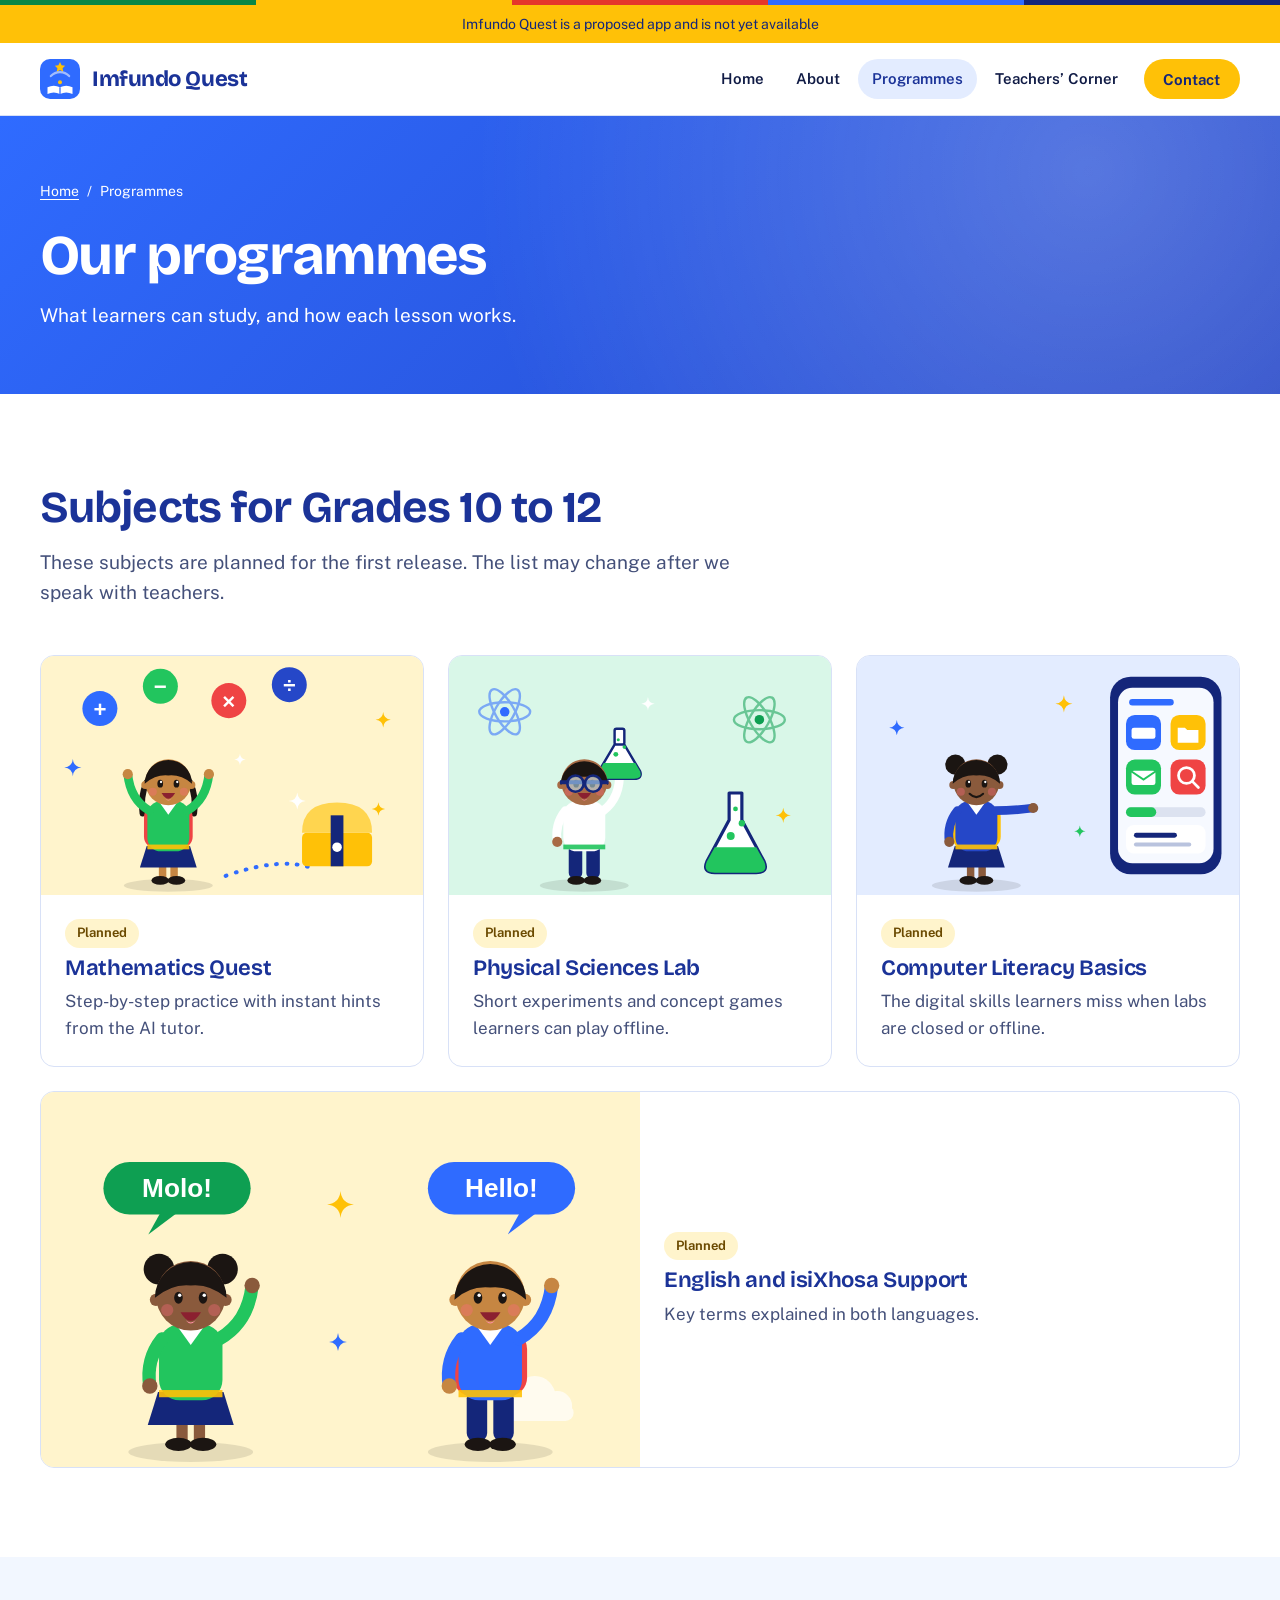
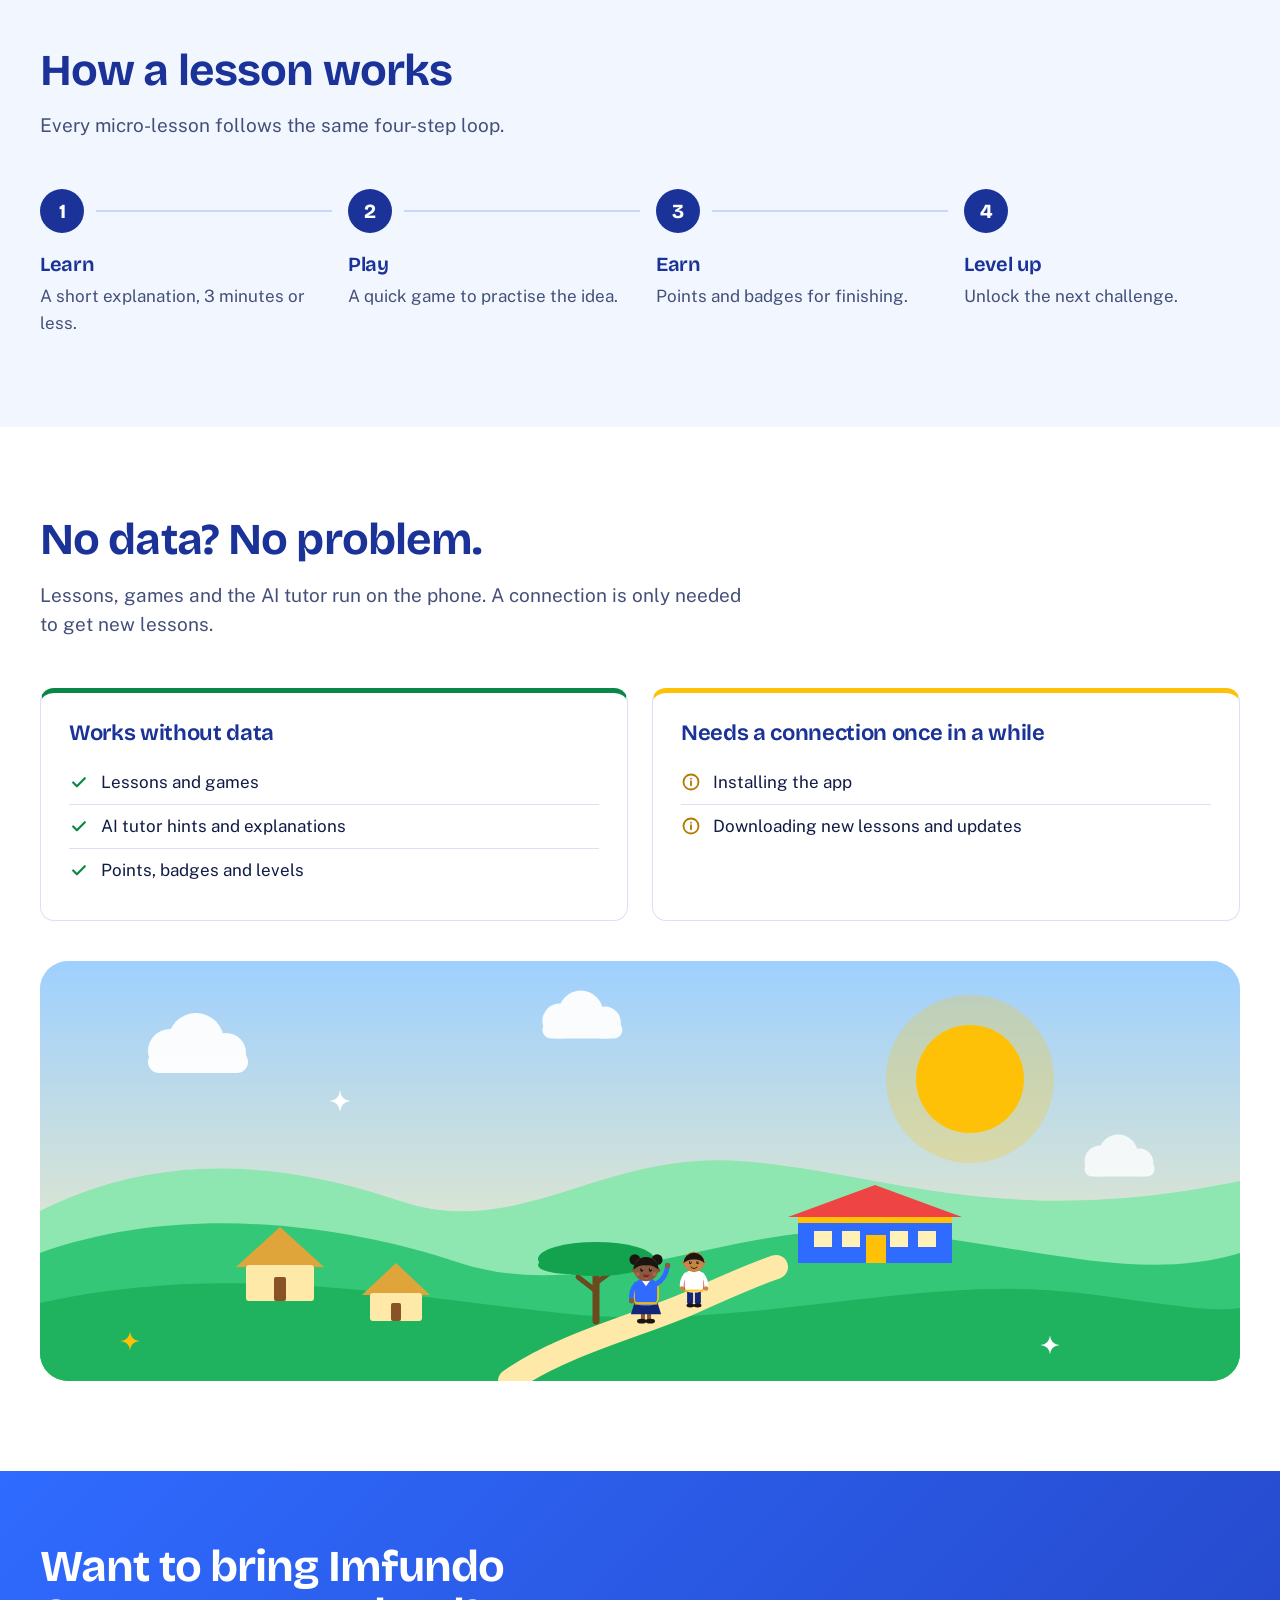
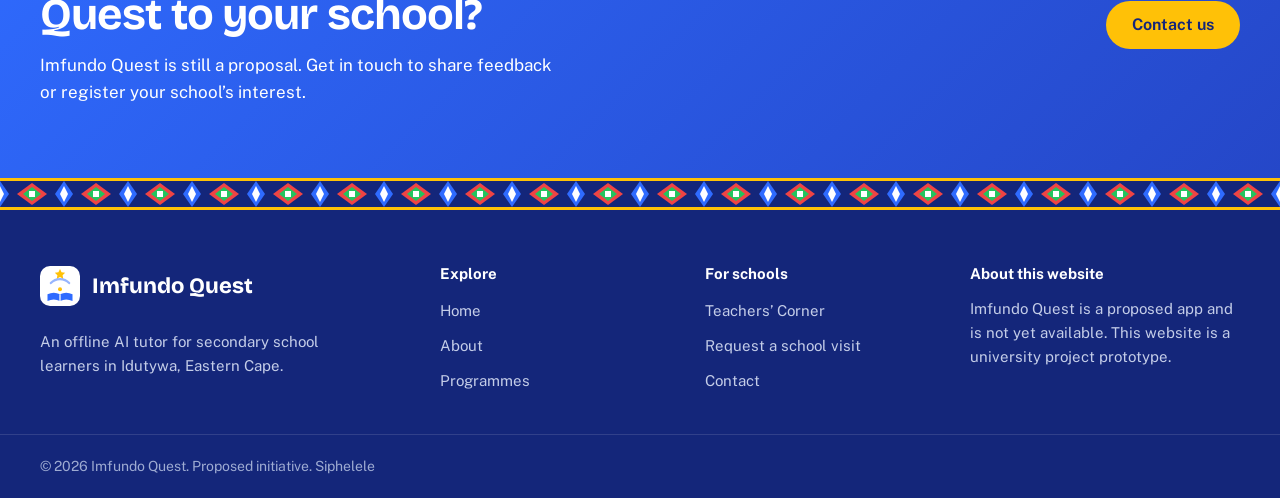
<file: programmes.html>
<!doctype html>
<html lang="en">
<head>
  <meta charset="utf-8">
  <meta name="viewport" content="width=device-width, initial-scale=1">
  <title>Programmes | Imfundo Quest</title>
  <meta name="description" content="The subjects planned for Imfundo Quest for Grades 10 to 12, and how each micro-lesson works. University project prototype.">
  <meta name="theme-color" content="#0e1f52">
  <link rel="icon" type="image/svg+xml" href="assets/img/logo-mark.svg">
  <link rel="stylesheet" href="assets/css/styles.css">
</head>
<body>
<a class="skip-link" href="#main">Skip to main content</a>
<div class="flag-line" aria-hidden="true"></div>
<div class="banner" role="note">Imfundo Quest is a proposed app and is not yet available</div>
<header class="site-header">
  <div class="container header-inner">
    <a class="brand" href="index.html"><img src="assets/img/logo-mark.svg" alt="" width="40" height="40">Imfundo Quest</a>
    <button class="nav-toggle" type="button" aria-expanded="false" aria-controls="site-nav" aria-label="Menu"><svg width="24" height="24" viewBox="0 0 24 24" fill="none" stroke="currentColor" stroke-width="2" stroke-linecap="round" stroke-linejoin="round" aria-hidden="true" focusable="false"><path d="M4 7h16M4 12h16M4 17h16"/></svg></button>
    <nav aria-label="Main">
      <div class="nav" id="site-nav">
          <a class="nav-link" href="index.html">Home</a>
          <a class="nav-link" href="about.html">About</a>
          <a class="nav-link" href="programmes.html" aria-current="page">Programmes</a>
          <a class="nav-link" href="teachers.html">Teachers’ Corner</a>
          <a class="btn btn--primary btn--sm" href="contact.html">Contact</a>
      </div>
    </nav>
  </div>
</header>
<section class="page-hero">
  <div class="container">
    <nav class="breadcrumb" aria-label="Breadcrumb"><a href="index.html">Home</a><span aria-hidden="true">/</span><span>Programmes</span></nav>
    <h1>Our programmes</h1>
    <p class="lead">What learners can study, and how each lesson works.</p>
  </div>
</section>
<main id="main">

<section class="section" aria-labelledby="subjects-title">
  <div class="container">
    <div class="section-head">
      <h2 id="subjects-title">Subjects for Grades 10 to 12</h2>
      <p class="lead">These subjects are planned for the first release. The list may change after we speak with teachers.</p>
    </div>
    <div class="subject-grid">
      <article class="subject-card">
        <img src="assets/img/subject-maths.svg" alt="A cartoon learner cheering beside a treasure chest and floating maths symbols" width="480" height="300" loading="lazy">
        <div class="subject-body"><span class="tag">Planned</span><h3>Mathematics Quest</h3><p>Step-by-step practice with instant hints from the AI tutor.</p></div>
      </article>
      <article class="subject-card">
        <img src="assets/img/subject-science.svg" alt="A cartoon learner in safety goggles holding up a bubbling flask" width="480" height="300" loading="lazy">
        <div class="subject-body"><span class="tag">Planned</span><h3>Physical Sciences Lab</h3><p>Short experiments and concept games learners can play offline.</p></div>
      </article>
      <article class="subject-card">
        <img src="assets/img/subject-computers.svg" alt="A cartoon learner pointing at a phone screen with big friendly icons for typing, files and email" width="480" height="300" loading="lazy">
        <div class="subject-body"><span class="tag">Planned</span><h3>Computer Literacy Basics</h3><p>The digital skills learners miss when labs are closed or offline.</p></div>
      </article>
      <article class="subject-card subject-card--wide">
        <img src="assets/img/subject-language.svg" alt="Two cartoon learners greeting each other, one saying Molo in isiXhosa and one saying Hello in English" width="480" height="300" loading="lazy">
        <div class="subject-body"><span class="tag">Planned</span><h3>English and isiXhosa Support</h3><p>Key terms explained in both languages.</p></div>
      </article>
    </div>
  </div>
</section>

<section class="section section--tint" aria-labelledby="loop-title">
  <div class="container">
    <div class="section-head">
      <h2 id="loop-title">How a lesson works</h2>
      <p class="lead">Every micro-lesson follows the same four-step loop.</p>
    </div>
    <ol class="steps steps--4">
      <li class="step"><h3>Learn</h3><p>A short explanation, 3 minutes or less.</p></li>
      <li class="step"><h3>Play</h3><p>A quick game to practise the idea.</p></li>
      <li class="step"><h3>Earn</h3><p>Points and badges for finishing.</p></li>
      <li class="step"><h3>Level up</h3><p>Unlock the next challenge.</p></li>
    </ol>
  </div>
</section>

<section class="section" aria-labelledby="offline-title">
  <div class="container">
    <div class="section-head">
      <h2 id="offline-title">No data? No problem.</h2>
      <p class="lead">Lessons, games and the AI tutor run on the phone. A connection is only needed to get new lessons.</p>
    </div>
    <div class="compare">
      <div class="compare-col">
        <h3>Works without data</h3>
        <ul class="check-list">
          <li><svg width="20" height="20" viewBox="0 0 24 24" fill="none" stroke="currentColor" stroke-width="2.6" stroke-linecap="round" stroke-linejoin="round" aria-hidden="true" focusable="false"><path d="M5 12.5l4.5 4.5L19 7.5"/></svg>Lessons and games</li>
          <li><svg width="20" height="20" viewBox="0 0 24 24" fill="none" stroke="currentColor" stroke-width="2.6" stroke-linecap="round" stroke-linejoin="round" aria-hidden="true" focusable="false"><path d="M5 12.5l4.5 4.5L19 7.5"/></svg>AI tutor hints and explanations</li>
          <li><svg width="20" height="20" viewBox="0 0 24 24" fill="none" stroke="currentColor" stroke-width="2.6" stroke-linecap="round" stroke-linejoin="round" aria-hidden="true" focusable="false"><path d="M5 12.5l4.5 4.5L19 7.5"/></svg>Points, badges and levels</li>
        </ul>
      </div>
      <div class="compare-col compare-col--online">
        <h3>Needs a connection once in a while</h3>
        <ul class="check-list">
          <li><svg width="20" height="20" viewBox="0 0 24 24" fill="none" stroke="currentColor" stroke-width="2.2" stroke-linecap="round" stroke-linejoin="round" aria-hidden="true" focusable="false"><circle cx="12" cy="12" r="9"/><path d="M12 11v5M12 8v.01"/></svg>Installing the app</li>
          <li><svg width="20" height="20" viewBox="0 0 24 24" fill="none" stroke="currentColor" stroke-width="2.2" stroke-linecap="round" stroke-linejoin="round" aria-hidden="true" focusable="false"><circle cx="12" cy="12" r="9"/><path d="M12 11v5M12 8v.01"/></svg>Downloading new lessons and updates</li>
        </ul>
      </div>
    </div>
    <div class="media" style="margin-top:2.5rem"><img src="assets/img/scene-eastern-cape.svg" alt="Cartoon learners walking to a school past round homes and an acacia tree in the rolling green hills of the Eastern Cape" width="1200" height="420" loading="lazy"></div>
  </div>
</section>

<section class="cta-band">
  <div class="container cta-inner">
    <div>
      <h2>Want to bring Imfundo Quest to your school?</h2>
      <p>Imfundo Quest is still a proposal. Get in touch to share feedback or register your school&rsquo;s interest.</p>
    </div>
    <a class="btn btn--primary" href="contact.html">Contact us</a>
  </div>
</section>

</main>
<div class="pattern-band" aria-hidden="true"></div>
<footer class="site-footer">
  <div class="container footer-grid">
    <div>
      <a class="footer-brand" href="index.html"><img src="assets/img/logo-mark-on-dark.svg" alt="" width="40" height="40">Imfundo Quest</a>
      <p class="footer-about">An offline AI tutor for secondary school learners in Idutywa, Eastern Cape.</p>
    </div>
    <div>
      <h2 class="footer-title">Explore</h2>
      <ul class="footer-list">
        <li><a href="index.html">Home</a></li>
        <li><a href="about.html">About</a></li>
        <li><a href="programmes.html">Programmes</a></li>
      </ul>
    </div>
    <div>
      <h2 class="footer-title">For schools</h2>
      <ul class="footer-list">
        <li><a href="teachers.html">Teachers&rsquo; Corner</a></li>
        <li><a href="teachers.html#visit">Request a school visit</a></li>
        <li><a href="contact.html">Contact</a></li>
      </ul>
    </div>
    <div>
      <h2 class="footer-title">About this website</h2>
      <p class="footer-note">Imfundo Quest is a proposed app and is not yet available. This website is a university project prototype.</p>
    </div>
  </div>
  <div class="footer-bottom">
    <div class="container">&copy; 2026 Imfundo Quest. Proposed initiative. Siphelele</div>
  </div>
</footer>
<script src="assets/js/main.js"></script>
</body>
</html>
</file>
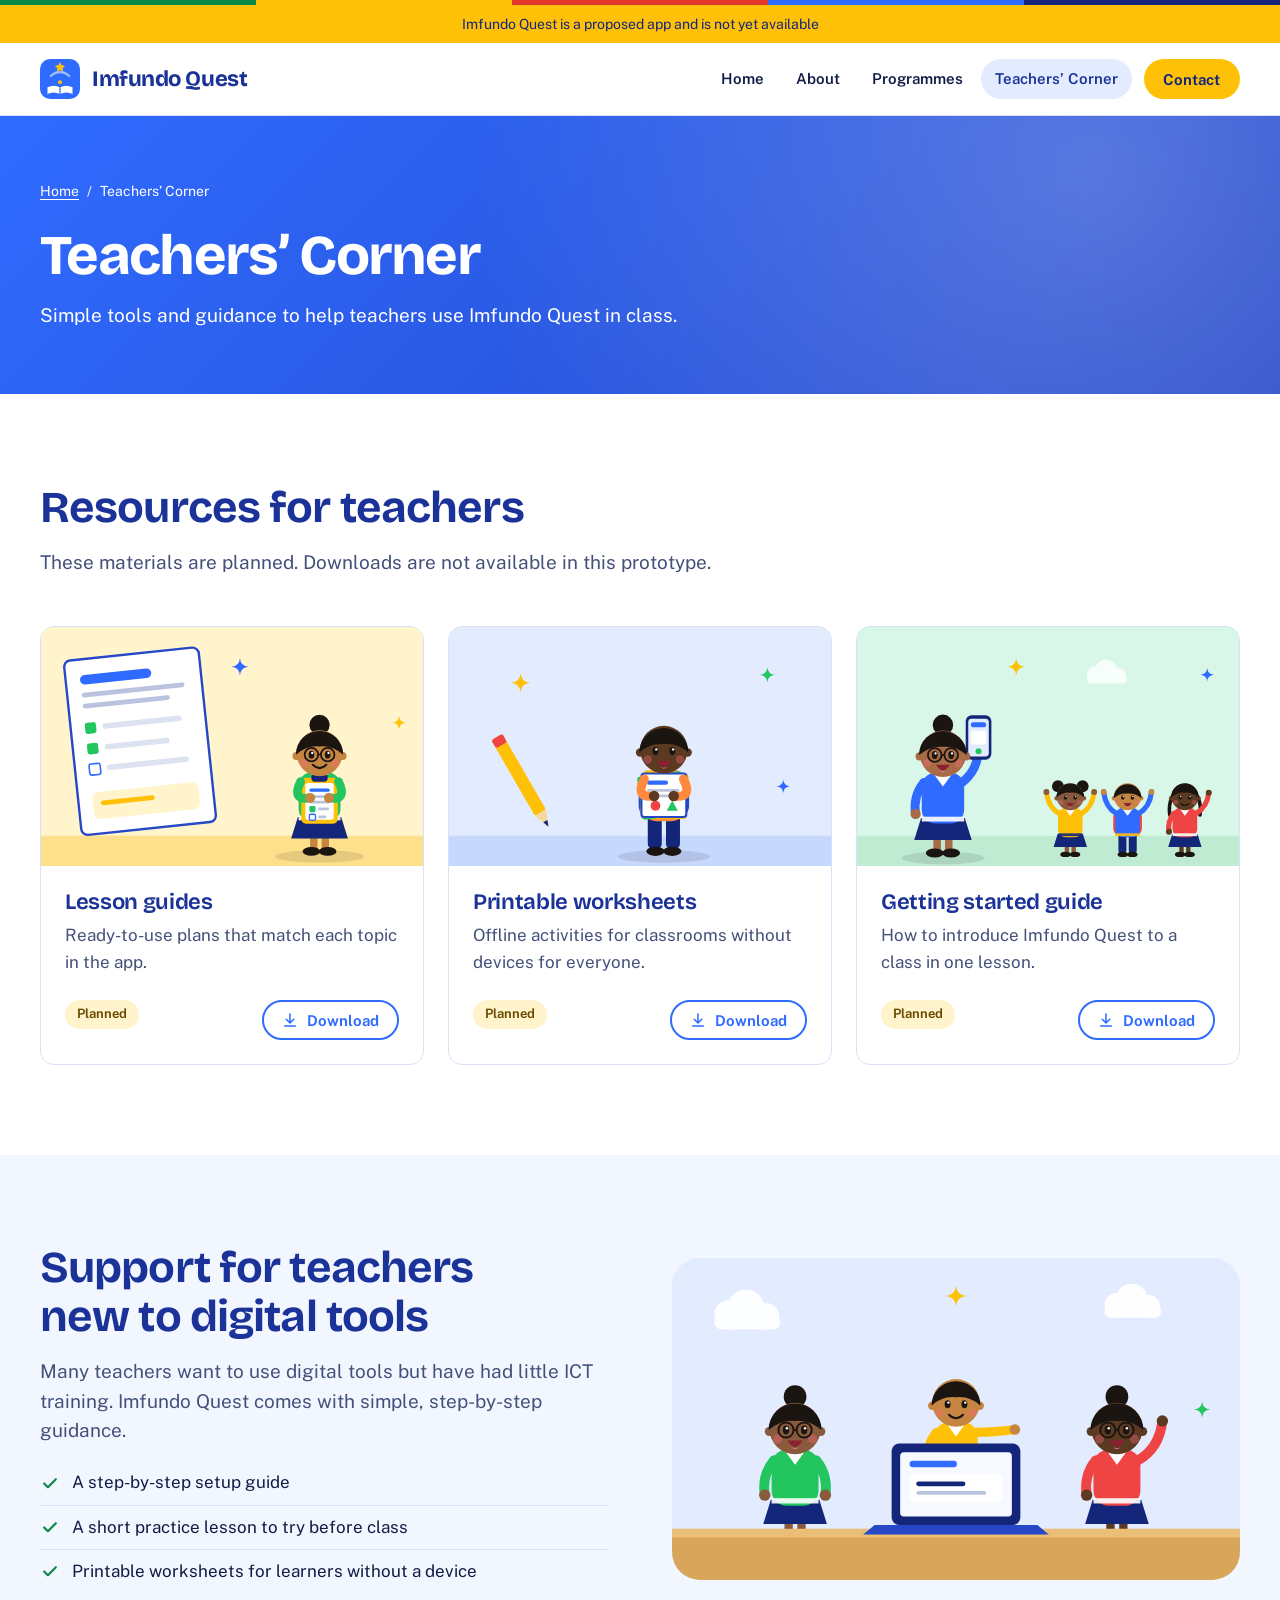
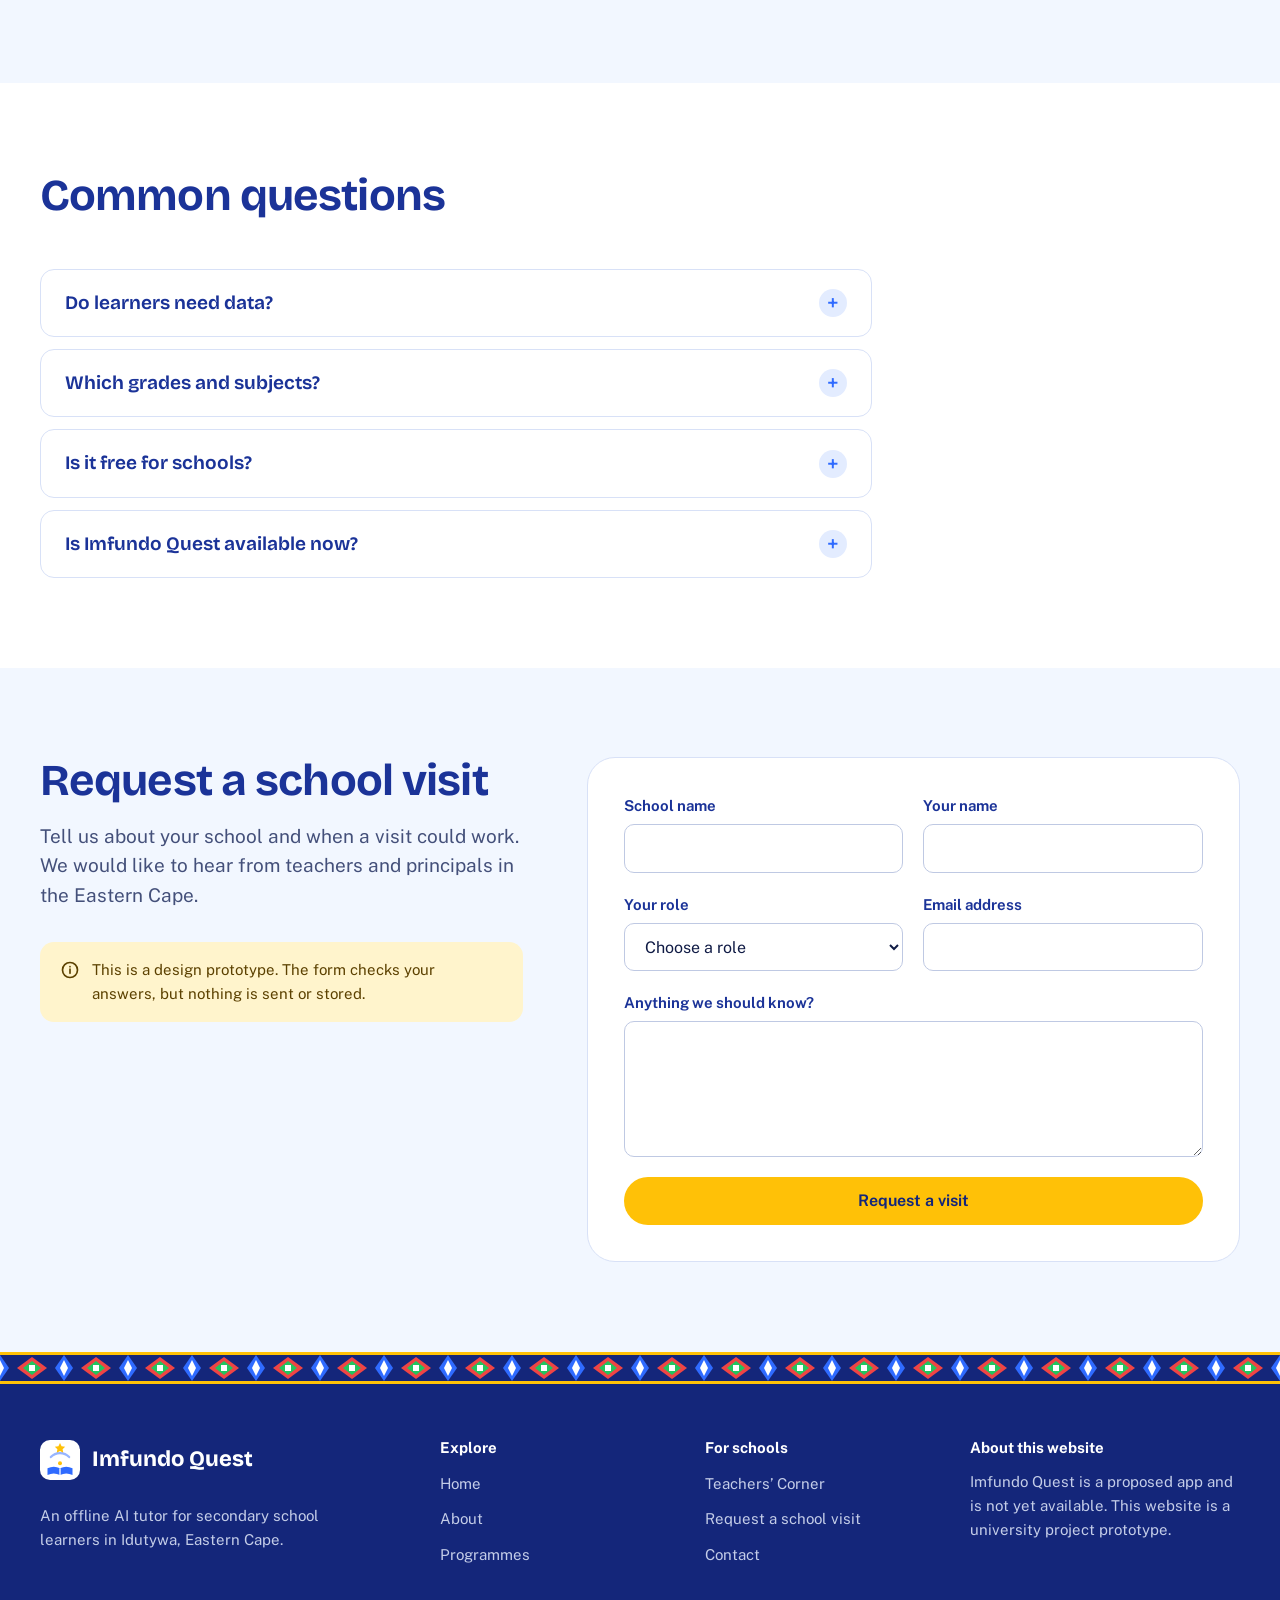
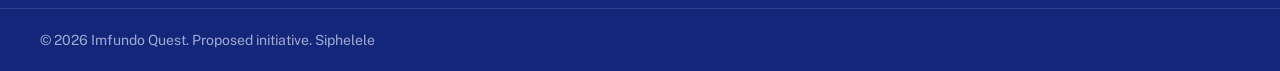
<file: teachers.html>
<!doctype html>
<html lang="en">
<head>
  <meta charset="utf-8">
  <meta name="viewport" content="width=device-width, initial-scale=1">
  <title>Teachers’ Corner | Imfundo Quest</title>
  <meta name="description" content="Planned tools and guidance to help teachers use Imfundo Quest in class, plus common questions and a school visit request. University project prototype.">
  <meta name="theme-color" content="#0e1f52">
  <link rel="icon" type="image/svg+xml" href="assets/img/logo-mark.svg">
  <link rel="stylesheet" href="assets/css/styles.css">
</head>
<body>
<a class="skip-link" href="#main">Skip to main content</a>
<div class="flag-line" aria-hidden="true"></div>
<div class="banner" role="note">Imfundo Quest is a proposed app and is not yet available</div>
<header class="site-header">
  <div class="container header-inner">
    <a class="brand" href="index.html"><img src="assets/img/logo-mark.svg" alt="" width="40" height="40">Imfundo Quest</a>
    <button class="nav-toggle" type="button" aria-expanded="false" aria-controls="site-nav" aria-label="Menu"><svg width="24" height="24" viewBox="0 0 24 24" fill="none" stroke="currentColor" stroke-width="2" stroke-linecap="round" stroke-linejoin="round" aria-hidden="true" focusable="false"><path d="M4 7h16M4 12h16M4 17h16"/></svg></button>
    <nav aria-label="Main">
      <div class="nav" id="site-nav">
          <a class="nav-link" href="index.html">Home</a>
          <a class="nav-link" href="about.html">About</a>
          <a class="nav-link" href="programmes.html">Programmes</a>
          <a class="nav-link" href="teachers.html" aria-current="page">Teachers’ Corner</a>
          <a class="btn btn--primary btn--sm" href="contact.html">Contact</a>
      </div>
    </nav>
  </div>
</header>
<section class="page-hero">
  <div class="container">
    <nav class="breadcrumb" aria-label="Breadcrumb"><a href="index.html">Home</a><span aria-hidden="true">/</span><span>Teachers’ Corner</span></nav>
    <h1>Teachers&rsquo; Corner</h1>
    <p class="lead">Simple tools and guidance to help teachers use Imfundo Quest in class.</p>
  </div>
</section>
<main id="main">

<section class="section" aria-labelledby="resources-title">
  <div class="container">
    <div class="section-head">
      <h2 id="resources-title">Resources for teachers</h2>
      <p class="lead">These materials are planned. Downloads are not available in this prototype.</p>
    </div>
    <div class="resource-grid">
      <article class="resource-card">
        <img src="assets/img/resource-lesson-guides.svg" alt="A cartoon teacher holding a clipboard with a lesson plan, next to a printed lesson guide" width="480" height="300" loading="lazy">
        <div class="resource-body"><h3>Lesson guides</h3><p>Ready-to-use plans that match each topic in the app.</p>
          <div class="resource-actions"><span class="tag">Planned</span><button class="btn btn--outline btn--sm" type="button" data-demo="Prototype only: lesson guides are not available to download yet."><svg width="18" height="18" viewBox="0 0 24 24" fill="none" stroke="currentColor" stroke-width="2" stroke-linecap="round" stroke-linejoin="round" aria-hidden="true" focusable="false"><path d="M12 4v11M7 11l5 5 5-5M5 20h14"/></svg>Download</button></div></div>
      </article>
      <article class="resource-card">
        <img src="assets/img/resource-worksheets.svg" alt="A cartoon learner holding a stack of colourful printed worksheets" width="480" height="300" loading="lazy">
        <div class="resource-body"><h3>Printable worksheets</h3><p>Offline activities for classrooms without devices for everyone.</p>
          <div class="resource-actions"><span class="tag">Planned</span><button class="btn btn--outline btn--sm" type="button" data-demo="Prototype only: worksheets are not available to download yet."><svg width="18" height="18" viewBox="0 0 24 24" fill="none" stroke="currentColor" stroke-width="2" stroke-linecap="round" stroke-linejoin="round" aria-hidden="true" focusable="false"><path d="M12 4v11M7 11l5 5 5-5M5 20h14"/></svg>Download</button></div></div>
      </article>
      <article class="resource-card">
        <img src="assets/img/resource-getting-started.svg" alt="A cartoon teacher holding up a phone to three excited learners" width="480" height="300" loading="lazy">
        <div class="resource-body"><h3>Getting started guide</h3><p>How to introduce Imfundo Quest to a class in one lesson.</p>
          <div class="resource-actions"><span class="tag">Planned</span><button class="btn btn--outline btn--sm" type="button" data-demo="Prototype only: the getting started guide is not available to download yet."><svg width="18" height="18" viewBox="0 0 24 24" fill="none" stroke="currentColor" stroke-width="2" stroke-linecap="round" stroke-linejoin="round" aria-hidden="true" focusable="false"><path d="M12 4v11M7 11l5 5 5-5M5 20h14"/></svg>Download</button></div></div>
      </article>
    </div>
  </div>
</section>

<section class="section section--tint" aria-labelledby="support-title">
  <div class="container split">
    <div class="stack">
      <h2 id="support-title">Support for teachers new to digital tools</h2>
      <p class="lead">Many teachers want to use digital tools but have had little ICT training. Imfundo Quest comes with simple, step-by-step guidance.</p>
      <ul class="check-list">
        <li><svg width="20" height="20" viewBox="0 0 24 24" fill="none" stroke="currentColor" stroke-width="2.6" stroke-linecap="round" stroke-linejoin="round" aria-hidden="true" focusable="false"><path d="M5 12.5l4.5 4.5L19 7.5"/></svg>A step-by-step setup guide</li>
        <li><svg width="20" height="20" viewBox="0 0 24 24" fill="none" stroke="currentColor" stroke-width="2.6" stroke-linecap="round" stroke-linejoin="round" aria-hidden="true" focusable="false"><path d="M5 12.5l4.5 4.5L19 7.5"/></svg>A short practice lesson to try before class</li>
        <li><svg width="20" height="20" viewBox="0 0 24 24" fill="none" stroke="currentColor" stroke-width="2.6" stroke-linecap="round" stroke-linejoin="round" aria-hidden="true" focusable="false"><path d="M5 12.5l4.5 4.5L19 7.5"/></svg>Printable worksheets for learners without a device</li>
      </ul>
    </div>
    <div class="media"><img src="assets/img/teachers-together.svg" alt="Three smiling cartoon teachers learning together around one laptop" width="600" height="340" loading="lazy"></div>
  </div>
</section>

<section class="section" aria-labelledby="faq-title">
  <div class="container">
    <div class="section-head">
      <h2 id="faq-title">Common questions</h2>
    </div>
    <div class="faq">
      <details class="faq-item"><summary>Do learners need data?</summary><p>No. After the app is installed, lessons and the AI tutor work without data or Wi-Fi. A connection is only needed to download new lessons.</p></details>
      <details class="faq-item"><summary>Which grades and subjects?</summary><p>Grades 10 to 12. The first release is planned to cover Mathematics, Physical Sciences, Computer Literacy and English and isiXhosa support.</p></details>
      <details class="faq-item"><summary>Is it free for schools?</summary><p>Pricing has not been decided. Imfundo Quest is still a proposal.</p></details>
      <details class="faq-item"><summary>Is Imfundo Quest available now?</summary><p>Not yet. Imfundo Quest is a proposed app, and this website is a university project prototype.</p></details>
    </div>
  </div>
</section>

<section class="section section--tint" id="visit" aria-labelledby="visit-title">
  <div class="container contact-grid">
    <div class="stack">
      <h2 id="visit-title">Request a school visit</h2>
      <p class="lead">Tell us about your school and when a visit could work. We would like to hear from teachers and principals in the Eastern Cape.</p>
      <div class="notice"><svg width="20" height="20" viewBox="0 0 24 24" fill="none" stroke="currentColor" stroke-width="2" stroke-linecap="round" stroke-linejoin="round" aria-hidden="true" focusable="false"><circle cx="12" cy="12" r="9"/><path d="M12 11v5M12 8v.01"/></svg><span>This is a design prototype. The form checks your answers, but nothing is sent or stored.</span></div>
    </div>
    <div class="form-card">
      <form class="form" data-demo-form novalidate>
        <div class="form-row">
          <div class="field"><label for="v-school">School name</label><input id="v-school" name="school" type="text" autocomplete="organization" required></div>
          <div class="field"><label for="v-name">Your name</label><input id="v-name" name="name" type="text" autocomplete="name" required></div>
        </div>
        <div class="form-row">
          <div class="field"><label for="v-role">Your role</label>
            <select id="v-role" name="role" required>
              <option value="">Choose a role</option>
              <option>Teacher</option>
              <option>Principal or deputy principal</option>
              <option>School governing body member</option>
              <option>Other</option>
            </select></div>
          <div class="field"><label for="v-email">Email address</label><input id="v-email" name="email" type="email" autocomplete="email" required></div>
        </div>
        <div class="field"><label for="v-msg">Anything we should know?</label><textarea id="v-msg" name="message"></textarea></div>
        <button class="btn btn--primary" type="submit">Request a visit</button>
        <div class="form-status" role="status" tabindex="-1"><svg width="20" height="20" viewBox="0 0 24 24" fill="none" stroke="currentColor" stroke-width="2" stroke-linecap="round" stroke-linejoin="round" aria-hidden="true" focusable="false"><circle cx="12" cy="12" r="9"/><path d="M12 11v5M12 8v.01"/></svg><span>Prototype only: your request was not sent.</span></div>
      </form>
    </div>
  </div>
</section>

</main>
<div class="pattern-band" aria-hidden="true"></div>
<footer class="site-footer">
  <div class="container footer-grid">
    <div>
      <a class="footer-brand" href="index.html"><img src="assets/img/logo-mark-on-dark.svg" alt="" width="40" height="40">Imfundo Quest</a>
      <p class="footer-about">An offline AI tutor for secondary school learners in Idutywa, Eastern Cape.</p>
    </div>
    <div>
      <h2 class="footer-title">Explore</h2>
      <ul class="footer-list">
        <li><a href="index.html">Home</a></li>
        <li><a href="about.html">About</a></li>
        <li><a href="programmes.html">Programmes</a></li>
      </ul>
    </div>
    <div>
      <h2 class="footer-title">For schools</h2>
      <ul class="footer-list">
        <li><a href="teachers.html">Teachers&rsquo; Corner</a></li>
        <li><a href="teachers.html#visit">Request a school visit</a></li>
        <li><a href="contact.html">Contact</a></li>
      </ul>
    </div>
    <div>
      <h2 class="footer-title">About this website</h2>
      <p class="footer-note">Imfundo Quest is a proposed app and is not yet available. This website is a university project prototype.</p>
    </div>
  </div>
  <div class="footer-bottom">
    <div class="container">&copy; 2026 Imfundo Quest. Proposed initiative. Siphelele</div>
  </div>
</footer>
<script src="assets/js/main.js"></script>
</body>
</html>
</file>
<file: assets/css/styles.css>
/* ==========================================================================
   Imfundo Quest prototype stylesheet
   1. Fonts        5. Buttons        9. Sections and bands
   2. Tokens       6. Header/footer  10. Page-specific blocks
   3. Base         7. Hero + phone   11. Forms and toast
   4. Layout       8. Components     12. Responsive
   ========================================================================== */

/* 1. Fonts ---------------------------------------------------------------- */
@font-face {
  font-family: "Bricolage Grotesque";
  src: url("../fonts/bricolage-grotesque-latin-wght-normal.woff2") format("woff2");
  font-weight: 200 800;
  font-style: normal;
  font-display: swap;
}
@font-face {
  font-family: "Public Sans";
  src: url("../fonts/public-sans-latin-wght-normal.woff2") format("woff2");
  font-weight: 100 900;
  font-style: normal;
  font-display: swap;
}

/* 2. Tokens --------------------------------------------------------------- */
:root {
  /* Blue: structure. Gold: actions. Green: offline and progress. Red: gaps and alerts only. */
  --blue-900: #14267a;
  --blue-800: #1b3398;
  --blue-700: #2547c8;
  --blue-600: #2f6bff;
  --blue-200: #c7d8ff;
  --blue-100: #e3ecff;
  --blue-50: #f2f7ff;
  --green-700: #067a3f;
  --green-600: #098746;
  --green-100: #d9f7e8;
  --gold-500: #ffc107;
  --gold-400: #ffd54f;
  --gold-100: #fff4cc;
  --red-600: #e5362b;
  --red-100: #ffe4e1;

  --ink: #101b45;
  --ink-2: #44507a;
  --line: #d8e1f7;
  --white: #ffffff;
  --focus: var(--blue-600);

  --font-display: "Bricolage Grotesque", "Segoe UI", system-ui, sans-serif;
  --font-body: "Public Sans", "Segoe UI", system-ui, -apple-system, sans-serif;

  --radius-s: 8px;
  --radius-m: 14px;
  --radius-l: 28px;

  --container: 1200px;
  --shadow-phone: 0 40px 70px -24px rgba(5, 12, 38, 0.65);
  --shadow-chip: 0 10px 24px -8px rgba(5, 12, 38, 0.45);
}

/* 3. Base ----------------------------------------------------------------- */
*,
*::before,
*::after {
  box-sizing: border-box;
}
html {
  scroll-behavior: smooth;
  -webkit-text-size-adjust: 100%;
  scroll-padding-top: 6rem;
}
body {
  margin: 0;
  font: 400 1.0625rem/1.6 var(--font-body);
  color: var(--ink);
  background: var(--white);
  -webkit-font-smoothing: antialiased;
}
img,
svg {
  display: block;
  max-width: 100%;
}
h1,
h2,
h3,
h4 {
  margin: 0;
  font-family: var(--font-display);
  line-height: 1.1;
  letter-spacing: -0.02em;
  color: var(--blue-800);
  text-wrap: balance;
}
h1 {
  font-size: clamp(2.5rem, 1.4rem + 4.2vw, 4.25rem);
  font-weight: 750;
  line-height: 1.04;
  letter-spacing: -0.03em;
}
h2 {
  font-size: clamp(1.9rem, 1.2rem + 2.2vw, 2.75rem);
  font-weight: 700;
}
h3 {
  font-size: 1.375rem;
  font-weight: 650;
  letter-spacing: -0.015em;
}
p {
  margin: 0;
}
a {
  color: var(--blue-600);
  text-underline-offset: 3px;
}
a:hover {
  color: var(--blue-800);
}
ul,
ol {
  margin: 0;
  padding: 0;
  list-style: none;
}
:focus-visible {
  outline: 3px solid var(--focus);
  outline-offset: 3px;
  border-radius: 4px;
}
::selection {
  background: var(--gold-400);
  color: var(--blue-900);
}
.skip-link {
  position: absolute;
  left: 1rem;
  top: -4rem;
  z-index: 100;
  padding: 0.75rem 1.25rem;
  background: var(--blue-800);
  color: var(--white);
  border-radius: var(--radius-s);
  transition: top 0.15s;
}
.skip-link:focus {
  top: 1rem;
  color: var(--white);
}
.visually-hidden {
  position: absolute !important;
  width: 1px;
  height: 1px;
  overflow: hidden;
  clip: rect(0 0 0 0);
  white-space: nowrap;
}

/* 4. Layout --------------------------------------------------------------- */
.container {
  width: min(100% - 2.5rem, var(--container));
  margin-inline: auto;
}
.section {
  padding-block: clamp(3.5rem, 7vw, 6rem);
}
.section--tint {
  background: var(--blue-50);
}
.section--tight {
  padding-block: clamp(2.5rem, 5vw, 4rem);
}
.section-head {
  max-width: 46rem;
  margin-bottom: clamp(2rem, 4vw, 3rem);
}
.section-head > * + * {
  margin-top: 1rem;
}
.lead {
  font-size: 1.1875rem;
  line-height: 1.55;
  color: var(--ink-2);
  max-width: 60ch;
}
.split {
  display: grid;
  grid-template-columns: minmax(0, 1fr) minmax(0, 1fr);
  gap: clamp(2rem, 5vw, 4.5rem);
  align-items: center;
}
.stack > * + * {
  margin-top: 1rem;
}
.prose p {
  max-width: 58ch;
  color: var(--ink-2);
}
.prose p + p {
  margin-top: 1rem;
}
.media {
  border-radius: var(--radius-l);
  overflow: hidden;
  background: var(--blue-100);
}
.media img {
  width: 100%;
  height: auto;
}

/* 5. Buttons -------------------------------------------------------------- */
.btn {
  display: inline-flex;
  align-items: center;
  justify-content: center;
  gap: 0.5rem;
  min-height: 3rem;
  padding: 0.75rem 1.5rem;
  border: 2px solid transparent;
  border-radius: 999px;
  font: 650 1rem/1 var(--font-body);
  text-decoration: none;
  cursor: pointer;
  transition: background-color 0.15s, border-color 0.15s, color 0.15s, transform 0.15s;
}
.btn:active {
  transform: translateY(1px);
}
.btn--primary {
  background: var(--gold-500);
  color: var(--blue-900);
}
.btn--primary:hover {
  background: var(--gold-400);
  color: var(--blue-900);
}
.btn--outline {
  border-color: var(--blue-600);
  color: var(--blue-600);
  background: transparent;
}
.btn--outline:hover {
  background: var(--blue-600);
  color: var(--white);
}
.btn--light {
  border-color: rgba(255, 255, 255, 0.7);
  color: var(--white);
  background: transparent;
}
.btn--light:hover {
  background: var(--white);
  color: var(--blue-800);
}
.btn--sm {
  min-height: 2.5rem;
  padding: 0.5rem 1.1rem;
  font-size: 0.9375rem;
}
.btn-row {
  display: flex;
  flex-wrap: wrap;
  gap: 0.75rem;
  margin-top: 2rem;
}
.tag {
  display: inline-flex;
  align-items: center;
  gap: 0.375rem;
  padding: 0.25rem 0.75rem;
  border-radius: 999px;
  font-size: 0.8125rem;
  font-weight: 650;
  background: var(--gold-100);
  color: #6b4a00;
}
.tag--green {
  background: var(--green-100);
  color: var(--green-700);
}
.tag--red {
  background: var(--red-100);
  color: #a3241b;
}
.card .tag {
  align-self: flex-start;
}
.prose--wide {
  max-width: 62rem;
}
.prose--wide p {
  max-width: 70ch;
}
.prose--wide h3 {
  margin-bottom: 0.75rem;
}
.stakeholders {
  margin-top: 1.75rem;
}

/* 6. Header and footer ---------------------------------------------------- */
.flag-line {
  height: 5px;
  background: linear-gradient(
    90deg,
    var(--green-600) 0 20%,
    var(--gold-500) 20% 40%,
    var(--red-600) 40% 60%,
    var(--blue-600) 60% 80%,
    var(--blue-900) 80% 100%
  );
}
.banner {
  background: var(--gold-500);
  color: var(--blue-900);
  font-size: 0.875rem;
  text-align: center;
  padding: 0.5rem 1.25rem;
}
.banner strong {
  font-weight: 750;
}
.site-header {
  position: sticky;
  top: 0;
  z-index: 50;
  background: rgba(255, 255, 255, 0.96);
  backdrop-filter: blur(8px);
  border-bottom: 1px solid var(--line);
}
.header-inner {
  display: flex;
  align-items: center;
  justify-content: space-between;
  gap: 1.5rem;
  min-height: 4.5rem;
}
.brand {
  display: inline-flex;
  align-items: center;
  gap: 0.75rem;
  font-family: var(--font-display);
  font-size: 1.375rem;
  font-weight: 750;
  letter-spacing: -0.02em;
  color: var(--blue-800);
  text-decoration: none;
}
.brand:hover {
  color: var(--blue-800);
}
.brand img {
  width: 2.5rem;
  height: 2.5rem;
}
.nav {
  display: flex;
  align-items: center;
  gap: 0.25rem;
}
.nav-link {
  padding: 0.5rem 0.875rem;
  border-radius: 999px;
  font-size: 0.9375rem;
  font-weight: 600;
  color: var(--ink);
  text-decoration: none;
  transition: background-color 0.15s, color 0.15s;
}
.nav-link:hover {
  background: var(--blue-50);
  color: var(--blue-600);
}
.nav-link[aria-current="page"] {
  background: var(--blue-100);
  color: var(--blue-800);
}
.nav .btn {
  margin-left: 0.5rem;
}
.nav-toggle {
  display: none;
  width: 2.75rem;
  height: 2.75rem;
  padding: 0;
  border: 1.5px solid var(--line);
  border-radius: var(--radius-s);
  background: var(--white);
  color: var(--blue-800);
  cursor: pointer;
}
.nav-toggle svg {
  margin: auto;
}

.site-footer {
  background: var(--blue-900);
  color: #c4cde8;
  --focus: var(--gold-500);
}
.footer-grid {
  display: grid;
  grid-template-columns: 1.6fr 1fr 1fr 1.2fr;
  gap: 2.5rem;
  padding-block: 3.5rem 2.5rem;
}
.footer-brand {
  display: inline-flex;
  align-items: center;
  gap: 0.75rem;
  font-family: var(--font-display);
  font-size: 1.375rem;
  font-weight: 750;
  color: var(--white);
  text-decoration: none;
}
.footer-brand:hover {
  color: var(--white);
}
.footer-brand img {
  width: 2.5rem;
  height: 2.5rem;
}
.footer-about {
  margin-top: 1rem;
  max-width: 34ch;
  font-size: 0.9375rem;
}
.footer-title {
  margin-bottom: 0.875rem;
  font-family: var(--font-body);
  font-size: 0.9375rem;
  font-weight: 700;
  letter-spacing: 0;
  color: var(--white);
}
.footer-list li + li {
  margin-top: 0.5rem;
}
.footer-list a {
  color: #c4cde8;
  text-decoration: none;
  font-size: 0.9375rem;
}
.footer-list a:hover {
  color: var(--gold-400);
  text-decoration: underline;
}
.footer-note {
  font-size: 0.9375rem;
}
.footer-bottom {
  border-top: 1px solid rgba(255, 255, 255, 0.12);
  padding-block: 1.25rem;
  font-size: 0.875rem;
  color: #9eabd2;
}

/* 7. Hero and phone mockup ------------------------------------------------ */
.hero {
  padding-block: clamp(2.5rem, 6vw, 5rem);
  background: linear-gradient(180deg, var(--white) 0%, var(--blue-50) 100%);
}
.hero-grid {
  display: grid;
  grid-template-columns: minmax(0, 1.05fr) minmax(0, 0.95fr);
  gap: clamp(2rem, 5vw, 4rem);
  align-items: center;
}
.hero-copy .lead {
  margin-top: 1.5rem;
  max-width: 52ch;
}
.hero-points {
  display: flex;
  flex-wrap: wrap;
  gap: 0.75rem 1.75rem;
  margin-top: 2.25rem;
  font-size: 0.9375rem;
  font-weight: 600;
  color: var(--ink);
}
.hero-points li {
  display: inline-flex;
  align-items: center;
  gap: 0.5rem;
}
.hero-points svg {
  color: var(--green-600);
}
.hero-stage {
  position: relative;
  display: grid;
  place-items: center;
  min-height: 660px;
  padding: 3rem 1.5rem;
  border-radius: var(--radius-l);
  overflow: hidden;
  background-color: var(--blue-600);
  background-image: radial-gradient(circle at 50% 36%, rgba(255, 255, 255, 0.28), transparent 60%),
    linear-gradient(160deg, #4f8bff 0%, var(--blue-600) 45%, var(--blue-700) 100%),
    url("../img/stage-pattern.svg");
  background-size: auto, auto, 120px 120px;
  background-blend-mode: normal, normal, normal;
}
.hero-char {
  position: absolute;
  height: auto;
  pointer-events: none;
}
.hero-char--learner {
  left: 0.75rem;
  bottom: 0.25rem;
  width: 150px;
  z-index: 2;
}
.hero-char--robot {
  right: 0.75rem;
  top: 1.25rem;
  width: 124px;
  z-index: 2;
  animation: chip-in 0.6s 0.9s cubic-bezier(0.2, 0.7, 0.2, 1) both;
}
.phone {
  position: relative;
  width: 292px;
  padding: 10px;
  border-radius: 42px;
  background: #050c26;
  box-shadow: var(--shadow-phone);
  animation: phone-rise 0.9s cubic-bezier(0.2, 0.7, 0.2, 1) both;
}
.phone-screen {
  display: flex;
  flex-direction: column;
  gap: 12px;
  min-height: 578px;
  border-radius: 32px;
  overflow: hidden;
  background: var(--blue-50);
  font-size: 0.8125rem;
  line-height: 1.35;
  color: var(--ink);
}
.ps-status {
  display: flex;
  align-items: center;
  justify-content: space-between;
  padding: 12px 20px 0;
  font-size: 0.75rem;
  font-weight: 700;
  color: var(--ink);
}
.ps-status svg {
  color: var(--ink-2);
}
.ps-head {
  display: flex;
  align-items: center;
  justify-content: space-between;
  padding: 0 14px;
}
.ps-brand {
  display: inline-flex;
  align-items: center;
  gap: 8px;
  font-family: var(--font-display);
  font-size: 1rem;
  font-weight: 750;
  color: var(--blue-800);
}
.ps-brand img {
  width: 26px;
  height: 26px;
}
.ps-offline {
  display: inline-flex;
  align-items: center;
  gap: 6px;
  padding: 4px 10px;
  border-radius: 999px;
  background: var(--green-100);
  color: var(--green-700);
  font-size: 0.6875rem;
  font-weight: 700;
}
.ps-offline::before {
  content: "";
  width: 7px;
  height: 7px;
  border-radius: 50%;
  background: var(--green-600);
}
.ps-lesson {
  display: grid;
  grid-template-columns: 1fr auto;
  gap: 4px 12px;
  align-items: center;
  margin: 0 14px;
  padding: 14px;
  border-radius: 16px;
  background: var(--blue-600);
  color: var(--white);
}
.ps-lesson-title {
  font-family: var(--font-display);
  font-size: 1rem;
  font-weight: 700;
  line-height: 1.15;
}
.ps-lesson-sub {
  font-size: 0.75rem;
  color: #c9d4f0;
}
.ps-badge {
  grid-row: 1 / span 2;
  grid-column: 2;
  display: grid;
  place-items: center;
  width: 44px;
  height: 48px;
  background: var(--gold-500);
  color: var(--blue-900);
  font-family: var(--font-display);
  font-size: 1.25rem;
  font-weight: 800;
  clip-path: polygon(50% 0, 100% 25%, 100% 75%, 50% 100%, 0 75%, 0 25%);
}
.ps-bar {
  grid-column: 1 / -1;
  margin-top: 8px;
}
.ps-track {
  height: 8px;
  border-radius: 4px;
  background: rgba(255, 255, 255, 0.25);
  overflow: hidden;
}
.ps-fill {
  display: block;
  height: 100%;
  width: 68%;
  border-radius: 4px;
  background: var(--gold-500);
  animation: bar-fill 1.5s 0.5s cubic-bezier(0.2, 0.7, 0.2, 1) both;
}
.ps-points {
  display: flex;
  justify-content: space-between;
  margin-top: 6px;
  font-size: 0.6875rem;
  color: #c9d4f0;
}
.ps-question {
  margin: 0 14px;
  padding: 14px;
  border: 1px solid var(--line);
  border-radius: 16px;
  background: var(--white);
}
.ps-q-label {
  font-size: 0.6875rem;
  font-weight: 700;
  color: var(--ink-2);
}
.ps-q-text {
  margin-top: 2px;
  font-family: var(--font-display);
  font-size: 1.375rem;
  font-weight: 700;
  color: var(--blue-800);
}
.ps-options {
  display: grid;
  grid-template-columns: repeat(3, 1fr);
  gap: 8px;
  margin-top: 10px;
}
.ps-option {
  display: grid;
  place-items: center;
  height: 36px;
  border: 1.5px solid var(--line);
  border-radius: 10px;
  font-weight: 700;
  color: var(--ink);
}
.ps-option--right {
  border-color: var(--green-600);
  background: var(--green-100);
  color: var(--green-700);
}
.ps-feedback {
  display: flex;
  align-items: center;
  gap: 6px;
  margin-top: 10px;
  font-size: 0.75rem;
  font-weight: 700;
  color: var(--green-700);
}
.ps-tutor {
  display: grid;
  gap: 8px;
  margin: 0 14px;
}
.ps-bubble {
  max-width: 88%;
  padding: 8px 12px;
  border-radius: 14px 14px 14px 4px;
  background: var(--white);
  border: 1px solid var(--line);
  font-size: 0.75rem;
}
.ps-bubble small {
  display: block;
  margin-top: 2px;
  font-size: 0.6875rem;
  color: var(--ink-2);
}
.ps-bubble--hint {
  background: var(--gold-100);
  border-color: #f2dc9a;
}
.ps-nav {
  display: flex;
  justify-content: space-around;
  margin-top: auto;
  padding: 10px 14px 14px;
  border-top: 1px solid var(--line);
  background: var(--white);
  color: var(--ink-2);
}
.ps-nav span {
  display: grid;
  place-items: center;
  width: 36px;
  height: 32px;
  border-radius: 10px;
}
.ps-nav .is-active {
  background: var(--blue-100);
  color: var(--blue-600);
}
.chip {
  position: absolute;
  display: inline-flex;
  align-items: center;
  gap: 0.625rem;
  padding: 0.625rem 0.875rem;
  border-radius: var(--radius-m);
  background: var(--white);
  color: var(--blue-800);
  font-size: 0.875rem;
  font-weight: 650;
  line-height: 1.2;
  box-shadow: var(--shadow-chip);
  animation: chip-in 0.6s 1.1s cubic-bezier(0.2, 0.7, 0.2, 1) both;
}
.chip-icon {
  display: grid;
  place-items: center;
  width: 2rem;
  height: 2rem;
  border-radius: 50%;
  flex: none;
}
.chip--top {
  top: 2.25rem;
  left: 1.25rem;
}
.chip--bottom {
  right: 1.25rem;
  bottom: 0.75rem;
  animation-delay: 1.35s;
}
.chip--top .chip-icon {
  background: var(--green-100);
  color: var(--green-700);
}
.chip--bottom .chip-icon {
  background: var(--gold-100);
  color: #8a5d00;
}
@keyframes phone-rise {
  from {
    opacity: 0;
    transform: translateY(24px);
  }
  to {
    opacity: 1;
    transform: none;
  }
}
@keyframes bar-fill {
  from {
    width: 0;
  }
}
@keyframes chip-in {
  from {
    opacity: 0;
    transform: scale(0.92);
  }
  to {
    opacity: 1;
    transform: none;
  }
}

/* 8. Components ----------------------------------------------------------- */

/* Statistic comparison bars */
.stat-bars {
  display: grid;
  gap: 1.75rem;
  max-width: 56rem;
}
.stat-row {
  display: grid;
  grid-template-columns: 7.5rem minmax(0, 1fr);
  gap: 0.5rem 1.5rem;
  align-items: start;
}
.stat-value {
  font-family: var(--font-display);
  font-size: 2.75rem;
  font-weight: 750;
  line-height: 1;
  letter-spacing: -0.03em;
  color: var(--blue-800);
}
.stat-row--gap .stat-value {
  color: var(--red-600);
}
.stat-text {
  font-size: 1.0625rem;
  font-weight: 600;
  color: var(--ink);
}
.stat-track {
  margin-top: 0.625rem;
  height: 14px;
  border-radius: 7px;
  background: var(--blue-100);
  overflow: hidden;
}
.stat-fill {
  display: block;
  height: 100%;
  width: var(--v);
  min-width: 8px;
  border-radius: 7px;
  background: var(--blue-600);
}
.stat-fill--green {
  background: var(--green-600);
}
.stat-fill--red {
  background: var(--red-600);
}
.stat-source {
  margin-top: 2rem;
  font-size: 0.875rem;
  color: var(--ink-2);
}

/* Bento feature grid */
.bento {
  display: grid;
  grid-template-columns: repeat(12, minmax(0, 1fr));
  gap: 1.5rem;
}
.bento-card {
  display: flex;
  flex-direction: column;
  gap: 1.25rem;
  padding: clamp(1.5rem, 3vw, 2.25rem);
  border-radius: var(--radius-l);
  border: 1px solid var(--line);
  background: var(--white);
}
.bento-card p {
  color: var(--ink-2);
  max-width: 46ch;
}
.bento-card--offline {
  grid-column: span 7;
  background: var(--blue-700);
  border-color: var(--blue-700);
  color: var(--white);
}
.bento-card--offline h3 {
  color: var(--white);
}
.bento-card--offline p {
  color: #dbe6ff;
}
.bento-card--offline .bento-art {
  border-radius: var(--radius-m);
  overflow: hidden;
  order: -1;
}
.bento-art img {
  width: 100%;
  height: auto;
}
.bento-card--play {
  grid-column: span 5;
  background: var(--gold-500);
  border-color: var(--gold-500);
}
.bento-card--play p {
  color: var(--blue-900);
}
.bento-card--play h3 {
  color: var(--blue-900);
}
.bento-card--language {
  grid-column: span 12;
  display: grid;
  grid-template-columns: minmax(0, 1fr) minmax(0, 1fr);
  align-items: center;
  gap: 2rem;
}
.play-art {
  align-self: center;
  width: 150px;
  height: auto;
  margin-bottom: -0.5rem;
}
.play-demo {
  margin-top: auto;
  display: flex;
  align-items: center;
  gap: 1rem;
  padding: 1rem;
  border-radius: var(--radius-m);
  background: var(--white);
}
.play-demo .ps-badge {
  grid-row: auto;
  grid-column: auto;
  flex: none;
  width: 52px;
  height: 58px;
  background: var(--blue-600);
  color: var(--white);
}
.play-demo-body {
  flex: 1;
}
.play-demo-title {
  font-weight: 700;
  color: var(--blue-800);
  font-size: 0.9375rem;
}
.play-demo .ps-track {
  background: var(--blue-100);
  margin-top: 0.5rem;
}
.play-demo .ps-fill {
  background: var(--green-600);
  width: 72%;
}
.play-demo-meta {
  margin-top: 0.375rem;
  font-size: 0.8125rem;
  color: var(--ink-2);
}

/* Speech bubbles */
.bubbles {
  display: grid;
  gap: 0.75rem;
  justify-items: start;
}
.bubble {
  padding: 0.75rem 1.125rem;
  border-radius: 20px 20px 20px 6px;
  font-weight: 600;
  line-height: 1.35;
  color: var(--white);
  background: var(--green-600);
}
.bubble small {
  display: block;
  font-size: 0.8125rem;
  font-weight: 500;
  opacity: 0.85;
}
.bubble--en {
  background: var(--blue-700);
  border-radius: 20px 20px 6px 20px;
}
.bubble-row {
  display: flex;
  align-items: flex-end;
  gap: 0.75rem;
}
.bubble-row--right {
  flex-direction: row-reverse;
  justify-self: end;
}
.avatar {
  flex: none;
  width: 3rem;
  height: 3rem;
  border-radius: 50%;
}
.bubbles--wide {
  width: 100%;
  max-width: 28rem;
  justify-self: center;
}

/* Steps */
.steps {
  display: grid;
  grid-template-columns: repeat(3, minmax(0, 1fr));
  gap: 2rem;
  counter-reset: step;
}
.steps--4 {
  grid-template-columns: repeat(4, minmax(0, 1fr));
}
.step {
  position: relative;
  padding-top: 4rem;
  counter-increment: step;
}
.step::before {
  content: counter(step);
  position: absolute;
  top: 0;
  left: 0;
  display: grid;
  place-items: center;
  width: 2.75rem;
  height: 2.75rem;
  border-radius: 50%;
  background: var(--blue-800);
  color: var(--white);
  font-family: var(--font-display);
  font-size: 1.25rem;
  font-weight: 750;
}
.step::after {
  content: "";
  position: absolute;
  top: 1.35rem;
  left: 3.5rem;
  right: -1rem;
  height: 2px;
  background: var(--blue-200);
}
.step:last-child::after {
  display: none;
}
.step h3 {
  font-size: 1.25rem;
}
.step p {
  margin-top: 0.5rem;
  color: var(--ink-2);
  max-width: 34ch;
}

/* Cards */
.card-grid {
  display: grid;
  grid-template-columns: repeat(3, minmax(0, 1fr));
  gap: 1.5rem;
}
.card {
  display: flex;
  flex-direction: column;
  gap: 0.75rem;
  padding: 1.75rem;
  border: 1px solid var(--line);
  border-radius: var(--radius-m);
  background: var(--white);
}
.card p {
  color: var(--ink-2);
}
.card-icon {
  display: grid;
  place-items: center;
  width: 3rem;
  height: 3rem;
  margin-bottom: 0.5rem;
  border-radius: 12px;
  background: var(--blue-100);
  color: var(--blue-600);
}
.card-icon--green {
  background: var(--green-100);
  color: var(--green-700);
}
.card-icon--gold {
  background: var(--gold-100);
  color: #8a5d00;
}
.card-icon--red {
  background: var(--red-100);
  color: var(--red-600);
}

/* Value list: open columns with a coloured top rule */
.value-list {
  display: grid;
  grid-template-columns: repeat(3, minmax(0, 1fr));
  gap: 2rem;
}
.value {
  padding-top: 1.25rem;
  border-top: 4px solid var(--blue-600);
}
.value:nth-child(2) {
  border-top-color: var(--green-600);
}
.value:nth-child(3) {
  border-top-color: var(--gold-500);
}
.value p {
  margin-top: 0.5rem;
  color: var(--ink-2);
}

/* Quote */
.quote {
  margin: 0;
  padding-left: clamp(1.25rem, 3vw, 2.25rem);
  border-left: 6px solid var(--gold-500);
  max-width: 58rem;
}
.quote p {
  font-family: var(--font-display);
  font-size: clamp(1.5rem, 1rem + 1.8vw, 2.25rem);
  font-weight: 650;
  line-height: 1.25;
  letter-spacing: -0.015em;
  color: var(--blue-800);
}
.quote footer {
  margin-top: 1rem;
  font-size: 0.9375rem;
  color: var(--ink-2);
}

/* FAQ */
.faq {
  display: grid;
  gap: 0.75rem;
  max-width: 52rem;
}
.faq-item {
  border: 1px solid var(--line);
  border-radius: var(--radius-m);
  background: var(--white);
}
.faq-item summary {
  display: flex;
  align-items: center;
  justify-content: space-between;
  gap: 1rem;
  padding: 1.125rem 1.5rem;
  font-family: var(--font-display);
  font-size: 1.1875rem;
  font-weight: 650;
  color: var(--blue-800);
  cursor: pointer;
  list-style: none;
}
.faq-item summary::-webkit-details-marker {
  display: none;
}
.faq-item summary::after {
  content: "+";
  display: grid;
  place-items: center;
  width: 1.75rem;
  height: 1.75rem;
  flex: none;
  border-radius: 50%;
  background: var(--blue-100);
  color: var(--blue-600);
  font-family: var(--font-body);
  font-size: 1.25rem;
  line-height: 1;
}
.faq-item[open] summary::after {
  content: "\2212";
  background: var(--gold-500);
  color: var(--blue-900);
}
.faq-item p {
  padding: 0 1.5rem 1.25rem;
  color: var(--ink-2);
  max-width: 62ch;
}

/* 9. Sections and bands --------------------------------------------------- */
.pattern-band {
  height: 32px;
  background: url("../img/pattern-band.svg") repeat-x left center / auto 32px;
}
.page-hero {
  padding-block: clamp(2.5rem, 5vw, 4rem) clamp(2.5rem, 5vw, 4rem);
  background-color: var(--blue-700);
  background-image: radial-gradient(circle at 85% 20%, rgba(255, 255, 255, 0.22), transparent 55%),
    linear-gradient(135deg, var(--blue-600) 0%, var(--blue-700) 100%),
    url("../img/stage-pattern.svg");
  background-size: auto, auto, 120px 120px;
  color: var(--white);
  --focus: var(--gold-500);
}
.page-hero h1 {
  color: var(--white);
  font-size: clamp(2.25rem, 1.2rem + 3.6vw, 3.5rem);
}
.page-hero .lead {
  margin-top: 1rem;
  color: var(--white);
}
.breadcrumb {
  display: flex;
  gap: 0.5rem;
  margin-bottom: 1.5rem;
  font-size: 0.875rem;
  color: var(--white);
}
.breadcrumb a {
  color: var(--white);
}
.breadcrumb a:hover {
  color: var(--gold-400);
}
.cta-band {
  background: linear-gradient(135deg, var(--blue-600) 0%, var(--blue-700) 100%);
  color: var(--white);
  --focus: var(--gold-500);
}
.cta-inner {
  display: flex;
  flex-wrap: wrap;
  align-items: center;
  justify-content: space-between;
  gap: 2rem;
  padding-block: clamp(3rem, 6vw, 4.5rem);
}
.cta-inner h2 {
  color: var(--white);
  max-width: 22ch;
}
.cta-inner p {
  margin-top: 0.75rem;
  color: var(--white);
  max-width: 52ch;
}

/* 10. Page-specific blocks ------------------------------------------------ */
.founder {
  display: grid;
  grid-template-columns: minmax(0, 0.8fr) minmax(0, 1.2fr);
  gap: clamp(2rem, 5vw, 4.5rem);
  align-items: center;
}
.founder-photo {
  border-radius: var(--radius-l);
  overflow: hidden;
  background: var(--gold-500);
}
.founder-photo img {
  width: 100%;
  height: auto;
}
.photo-note {
  margin-top: 0.75rem;
  font-size: 0.8125rem;
  color: var(--ink-2);
}
.founder-text > * + * {
  margin-top: 1.25rem;
}
.founder-text p {
  color: var(--ink-2);
  max-width: 52ch;
}

.subject-grid {
  display: grid;
  grid-template-columns: repeat(3, minmax(0, 1fr));
  gap: 1.5rem;
}
.subject-card {
  display: flex;
  flex-direction: column;
  border: 1px solid var(--line);
  border-radius: var(--radius-m);
  background: var(--white);
  overflow: hidden;
}
.subject-card img {
  width: 100%;
  height: auto;
}
.subject-body {
  display: flex;
  flex-direction: column;
  gap: 0.5rem;
  padding: 1.5rem;
}
.subject-body p {
  color: var(--ink-2);
}
.subject-body .tag,
.resource-body .tag {
  align-self: flex-start;
}
.subject-card--wide {
  grid-column: 1 / -1;
  display: grid;
  grid-template-columns: minmax(0, 1fr) minmax(0, 1fr);
  align-items: center;
}
.subject-card--wide img {
  height: 100%;
  object-fit: cover;
}

.compare {
  display: grid;
  grid-template-columns: repeat(2, minmax(0, 1fr));
  gap: 1.5rem;
}
.compare-col {
  padding: 1.75rem;
  border: 1px solid var(--line);
  border-top: 5px solid var(--green-600);
  border-radius: var(--radius-m);
  background: var(--white);
}
.compare-col--online {
  border-top-color: var(--gold-500);
}
.compare-col h3 {
  margin-bottom: 1rem;
}
.check-list li {
  display: flex;
  gap: 0.75rem;
  align-items: flex-start;
  padding-block: 0.5rem;
  color: var(--ink);
}
.check-list li + li {
  border-top: 1px solid var(--line);
}
.check-list svg {
  flex: none;
  margin-top: 0.2rem;
  color: var(--green-600);
}
.compare-col--online .check-list svg {
  color: #b27c00;
}

.resource-grid {
  display: grid;
  grid-template-columns: repeat(3, minmax(0, 1fr));
  gap: 1.5rem;
}
.resource-card {
  display: flex;
  flex-direction: column;
  border: 1px solid var(--line);
  border-radius: var(--radius-m);
  background: var(--white);
  overflow: hidden;
}
.resource-card img {
  width: 100%;
  height: auto;
}
.resource-body {
  display: flex;
  flex: 1;
  flex-direction: column;
  gap: 0.5rem;
  padding: 1.5rem;
}
.resource-body p {
  color: var(--ink-2);
}
.resource-actions {
  display: flex;
  align-items: center;
  justify-content: space-between;
  gap: 0.75rem;
  margin-top: auto;
  padding-top: 1rem;
}

.contact-grid {
  display: grid;
  grid-template-columns: minmax(0, 0.85fr) minmax(0, 1.15fr);
  gap: clamp(2rem, 5vw, 4rem);
  align-items: start;
}
.contact-list {
  display: grid;
  gap: 1.5rem;
  margin-top: 2rem;
}
.contact-list li {
  display: flex;
  gap: 1rem;
  align-items: flex-start;
}
.contact-list strong {
  display: block;
  color: var(--blue-800);
}
.contact-list span {
  color: var(--ink-2);
}
.notice {
  display: flex;
  gap: 0.75rem;
  margin-top: 2rem;
  padding: 1rem 1.25rem;
  border-radius: var(--radius-m);
  background: var(--gold-100);
  color: #5c4100;
  font-size: 0.9375rem;
}
.notice svg {
  flex: none;
  margin-top: 0.15rem;
}

.not-found {
  padding-block: clamp(3rem, 8vw, 6rem);
}
.not-found-grid {
  display: grid;
  grid-template-columns: minmax(0, 1fr) minmax(0, 0.8fr);
  gap: 2rem;
  align-items: center;
}
.not-found-art {
  width: 100%;
  max-width: 24rem;
  height: auto;
  justify-self: center;
}
.not-found p {
  margin-top: 1rem;
}

/* 11. Forms and toast ----------------------------------------------------- */
.form-card {
  padding: clamp(1.5rem, 3vw, 2.25rem);
  border: 1px solid var(--line);
  border-radius: var(--radius-l);
  background: var(--white);
}
.form {
  display: grid;
  gap: 1.25rem;
}
.form-row {
  display: grid;
  grid-template-columns: repeat(2, minmax(0, 1fr));
  gap: 1.25rem;
}
.field {
  display: grid;
  gap: 0.375rem;
}
.field label {
  font-size: 0.9375rem;
  font-weight: 650;
  color: var(--blue-800);
}
.field input,
.field select,
.field textarea {
  width: 100%;
  padding: 0.75rem 1rem;
  border: 1.5px solid #bfc9e3;
  border-radius: 10px;
  background: var(--white);
  font: 400 1rem/1.4 var(--font-body);
  color: var(--ink);
  transition: border-color 0.15s, box-shadow 0.15s;
}
.field textarea {
  min-height: 8.5rem;
  resize: vertical;
}
.field input:hover,
.field select:hover,
.field textarea:hover {
  border-color: var(--blue-600);
}
.field input:focus,
.field select:focus,
.field textarea:focus {
  outline: none;
  border-color: var(--blue-600);
  box-shadow: 0 0 0 4px rgba(26, 58, 143, 0.18);
}
.form-help {
  font-size: 0.875rem;
  color: var(--ink-2);
}
.form-status {
  display: none;
  gap: 0.75rem;
  padding: 1rem 1.25rem;
  border-radius: var(--radius-m);
  background: var(--gold-100);
  color: #5c4100;
  font-size: 0.9375rem;
  font-weight: 600;
}
.form-status.is-visible {
  display: flex;
}
.toast {
  position: fixed;
  left: 50%;
  bottom: 1.5rem;
  z-index: 200;
  max-width: min(32rem, calc(100vw - 2rem));
  padding: 0.875rem 1.25rem;
  border-radius: var(--radius-m);
  background: var(--blue-900);
  color: var(--white);
  font-size: 0.9375rem;
  font-weight: 600;
  box-shadow: 0 16px 40px -12px rgba(5, 12, 38, 0.6);
  opacity: 0;
  pointer-events: none;
  transform: translate(-50%, 12px);
  transition: opacity 0.2s, transform 0.2s;
}
.toast.is-visible {
  opacity: 1;
  transform: translate(-50%, 0);
}

/* 12. Responsive ---------------------------------------------------------- */
@media (max-width: 1024px) {
  .footer-grid {
    grid-template-columns: 1fr 1fr;
  }
  .steps--4 {
    grid-template-columns: repeat(2, minmax(0, 1fr));
  }
  .steps--4 .step:nth-child(2)::after {
    display: none;
  }
  .bento-card--offline,
  .bento-card--play {
    grid-column: span 12;
  }
}
@media (max-width: 900px) {
  .nav-toggle {
    display: inline-flex;
  }
  .nav {
    position: absolute;
    top: 100%;
    left: 0;
    right: 0;
    display: none;
    flex-direction: column;
    align-items: stretch;
    gap: 0.25rem;
    padding: 1rem 1.25rem 1.5rem;
    background: var(--white);
    border-bottom: 1px solid var(--line);
  }
  .site-header.is-open .nav {
    display: flex;
  }
  .nav-link {
    padding: 0.75rem 1rem;
    font-size: 1rem;
  }
  .nav .btn {
    margin: 0.5rem 0 0;
  }
  .hero-grid,
  .split,
  .founder,
  .contact-grid,
  .bento-card--language,
  .subject-card--wide {
    grid-template-columns: minmax(0, 1fr);
  }
  .hero-stage {
    min-height: 600px;
  }
  .card-grid,
  .value-list,
  .subject-grid,
  .resource-grid,
  .compare {
    grid-template-columns: minmax(0, 1fr);
  }
  .steps,
  .steps--4 {
    grid-template-columns: minmax(0, 1fr);
    gap: 1.75rem;
  }
  .step::after {
    display: none;
  }
  .step {
    padding-top: 0;
    padding-left: 4rem;
  }
  .stat-row {
    grid-template-columns: minmax(0, 1fr);
  }
  .form-row {
    grid-template-columns: minmax(0, 1fr);
  }
  .founder-photo {
    max-width: 22rem;
  }
}
@media (max-width: 560px) {
  .container {
    width: min(100% - 2rem, var(--container));
  }
  .hero-char--learner {
    width: 92px;
    left: 0.25rem;
  }
  .hero-char--robot {
    width: 68px;
    right: 0.5rem;
    top: 0.5rem;
  }
  .not-found-grid {
    grid-template-columns: minmax(0, 1fr);
  }
  .footer-grid {
    grid-template-columns: minmax(0, 1fr);
    gap: 2rem;
  }
  .chip--top {
    top: 1rem;
    left: 0.75rem;
  }
  .chip--bottom {
    right: 0.75rem;
    bottom: 1rem;
  }
  .hero-stage {
    padding-block: 5rem 4.5rem;
  }
  .btn-row .btn {
    flex: 1 1 100%;
  }
  .brand {
    font-size: 1.1875rem;
  }
}

@media (prefers-reduced-motion: reduce) {
  html {
    scroll-behavior: auto;
  }
  *,
  *::before,
  *::after {
    animation: none !important;
    transition: none !important;
  }
}
</file>
